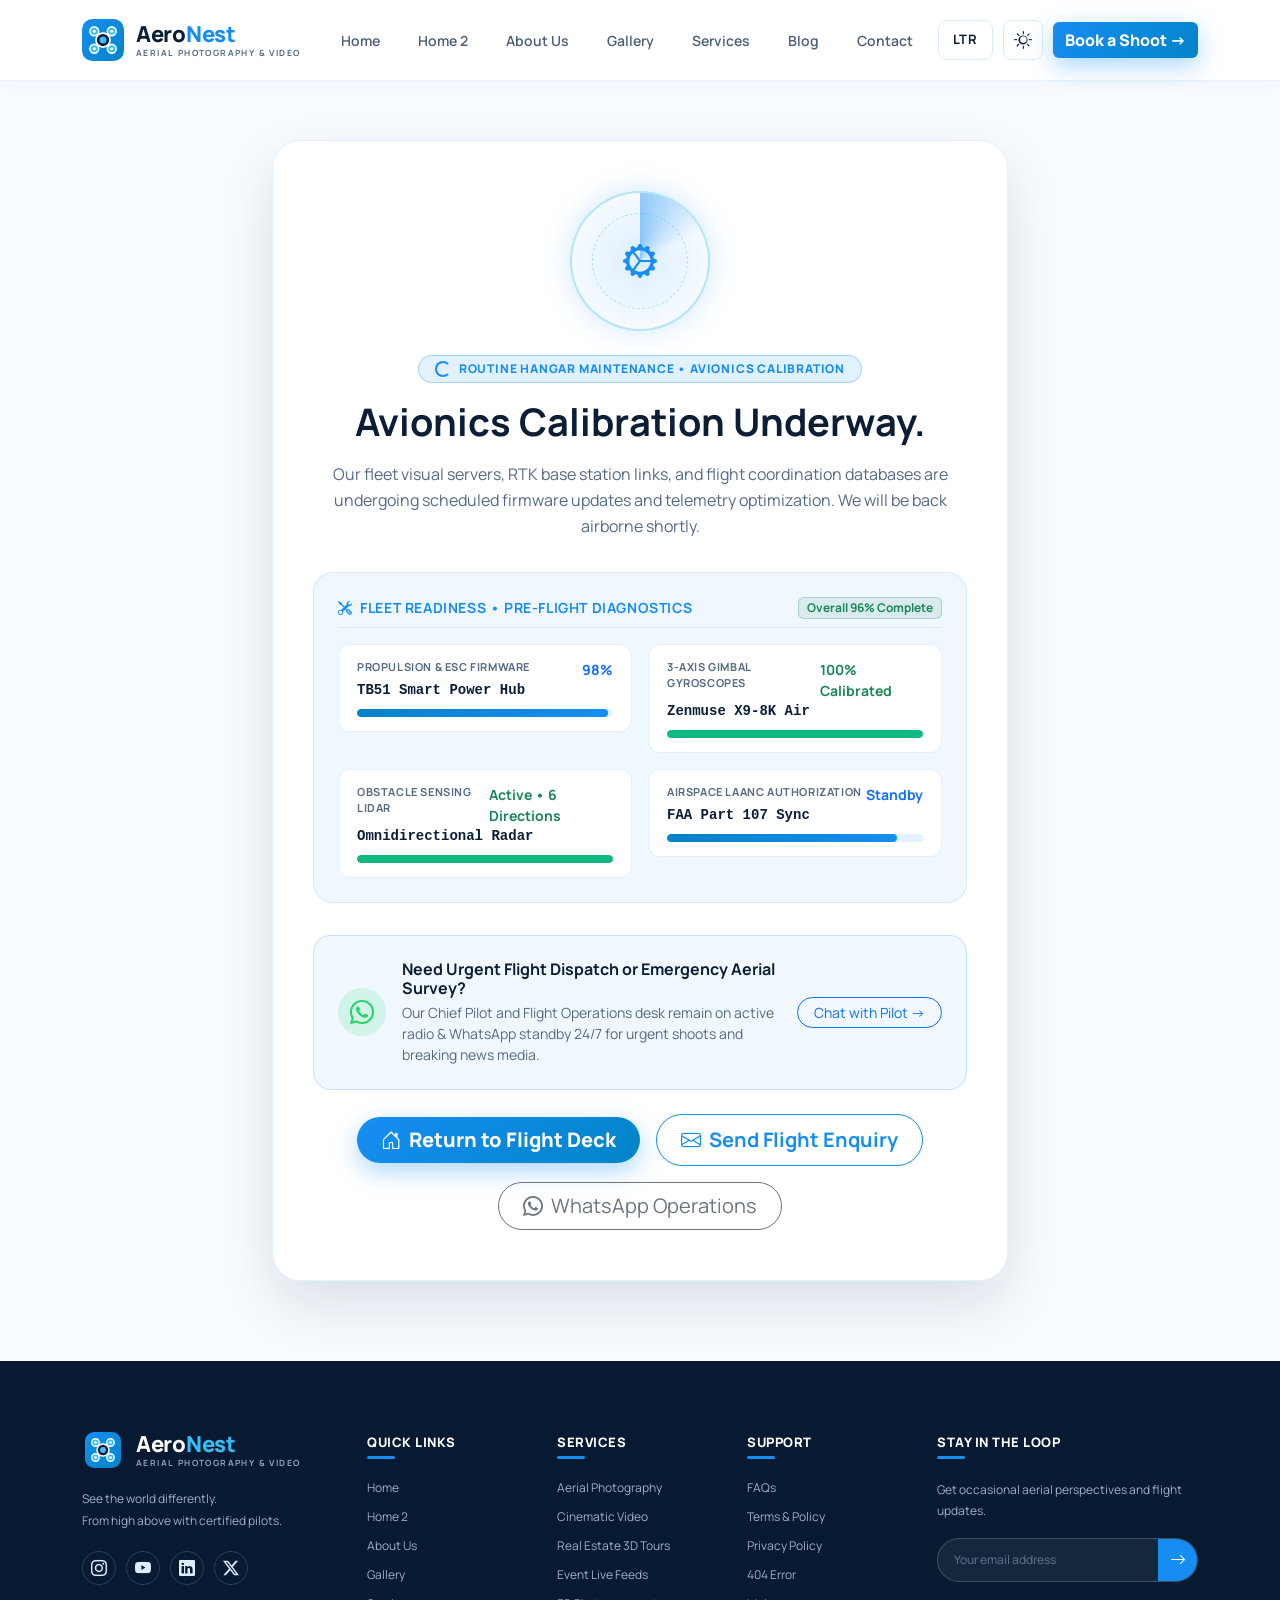
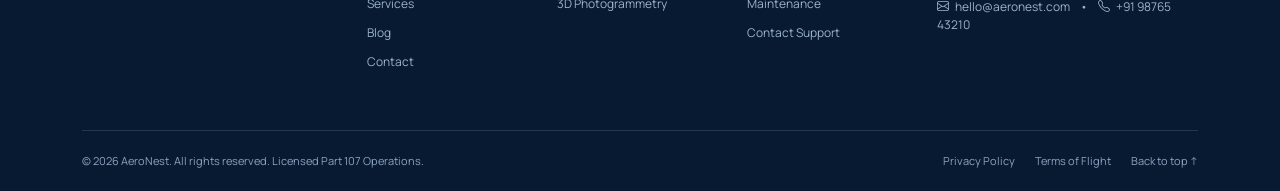
<file: maintenance.html>
<!DOCTYPE html>
<html lang="en" dir="ltr">
<head>
  <meta charset="UTF-8">
  <meta name="viewport" content="width=device-width, initial-scale=1.0">
  <title>Scheduled Avionics Maintenance | AeroNest Aerial Photography</title>
  <meta name="description" content="AeroNest flight systems and drone telemetry servers are undergoing routine hangar maintenance and avionics calibration.">
  <link rel="icon" type="image/svg+xml" href="assets/favicon.svg">
  <link rel="alternate icon" href="assets/favicon.svg">

  <!-- Bootstrap 5 CSS -->
  <link href="https://cdn.jsdelivr.net/npm/bootstrap@5.3.2/dist/css/bootstrap.min.css" rel="stylesheet">
  <!-- Bootstrap Icons -->
  <link rel="stylesheet" href="https://cdn.jsdelivr.net/npm/bootstrap-icons@1.11.3/font/bootstrap-icons.min.css">
  <!-- Google Fonts: Inter -->
  <link rel="preconnect" href="https://fonts.googleapis.com">
  <link rel="preconnect" href="https://fonts.gstatic.com" crossorigin>
  <link href="https://fonts.googleapis.com/css2?family=Inter:wght@300;400;500;600;700;800;900&display=swap" rel="stylesheet">
  <!-- Main Stylesheet -->
  <link rel="stylesheet" href="assets/css/style.css">

  <script>
    (function() {
      try {
        var d = localStorage.getItem('aeronest-dir') || 'ltr';
        document.documentElement.setAttribute('dir', d);
        var t = localStorage.getItem('aeronest-theme');
        if (t === 'dark') {
          document.documentElement.classList.add('dark-mode');
        } else {
          document.documentElement.classList.remove('dark-mode');
        }
      } catch(e){}
    })();
  </script>
</head>
<body id="top">
  <!-- ================= STICKY NAVBAR ================= -->
  <nav class="navbar navbar-expand-xl fixed-top site-nav">
    <div class="container">
      <a class="navbar-brand brand-container" href="index.html" aria-label="AeroNest home">
        <div class="brand-logo-mark">
          <svg width="42" height="42" viewBox="0 0 48 48" fill="none" xmlns="http://www.w3.org/2000/svg">
            <rect width="48" height="48" rx="12" fill="url(#navBrandGrad)"/>
            <path d="M15 15L33 33M33 15L15 33" stroke="white" stroke-width="2.5" stroke-linecap="round"/>
            <circle cx="14" cy="14" r="5" stroke="white" stroke-width="1.8" fill="#38bdf8"/>
            <circle cx="34" cy="14" r="5" stroke="white" stroke-width="1.8" fill="#38bdf8"/>
            <circle cx="14" cy="34" r="5" stroke="white" stroke-width="1.8" fill="#38bdf8"/>
            <circle cx="34" cy="34" r="5" stroke="white" stroke-width="1.8" fill="#38bdf8"/>
            <circle cx="14" cy="14" r="1.8" fill="white"/>
            <circle cx="34" cy="14" r="1.8" fill="white"/>
            <circle cx="14" cy="34" r="1.8" fill="white"/>
            <circle cx="34" cy="34" r="1.8" fill="white"/>
            <circle cx="24" cy="24" r="8" fill="#071a31" stroke="white" stroke-width="2"/>
            <circle cx="24" cy="24" r="4" fill="#38bdf8"/>
            <defs>
              <linearGradient id="navBrandGrad" x1="0" y1="0" x2="48" y2="48" gradientUnits="userSpaceOnUse">
                <stop stop-color="#168df3"/>
                <stop offset="1" stop-color="#0284c7"/>
              </linearGradient>
            </defs>
          </svg>
        </div>
        <div class="brand-text">
          <div class="brand-title"><span class="brand-aero">Aero</span><span class="brand-nest">Nest</span></div>
          <div class="brand-subtitle">AERIAL PHOTOGRAPHY &amp; VIDEO</div>
        </div>
      </a>
      <!-- Mobile Quick Actions: RTL & Color Theme right next to hamburger -->
      <div class="nav-mobile-actions d-xl-none ms-auto me-2">
        <button class="nav-btn-mobile" id="mobileDirectionToggle" aria-label="Switch text direction" title="Switch LTR / RTL">
          <span class="direction-text">LTR</span>
        </button>
        <button class="nav-btn-mobile nav-btn-icon" id="mobileThemeToggle" aria-label="Toggle theme" title="Toggle theme">
          <i class="bi bi-sun mobileThemeIcon"></i>
        </button>
      </div>
      <button class="navbar-toggler nav-toggle" type="button" data-bs-toggle="collapse" data-bs-target="#mainNav" aria-label="Toggle navigation">
        <i class="bi bi-list"></i>
      </button>
      <div class="collapse navbar-collapse" id="mainNav">
        <ul class="navbar-nav mx-auto align-items-xl-center">
          <li class="nav-item"><a class="nav-link" href="index.html">Home</a></li>
          <li class="nav-item"><a class="nav-link" href="home2.html">Home 2</a></li>
          <li class="nav-item"><a class="nav-link" href="about.html">About Us</a></li>
          <li class="nav-item"><a class="nav-link" href="gallery.html">Gallery</a></li>
          <li class="nav-item"><a class="nav-link" href="services.html">Services</a></li>
          <li class="nav-item"><a class="nav-link" href="blog.html">Blog</a></li>
          <li class="nav-item"><a class="nav-link" href="contact.html">Contact</a></li>
        </ul>
        <div class="nav-actions d-flex align-items-center">
          <button class="nav-btn-ltr d-none d-xl-inline-flex" id="directionToggle" aria-label="Switch text direction" title="Switch LTR / RTL">
            <span class="direction-text">LTR</span>
          </button>
          <button class="nav-btn-icon d-none d-xl-inline-flex" id="themeToggle" aria-label="Toggle theme" title="Toggle theme">
            <i class="bi bi-sun theme-icon"></i>
          </button>
          <a href="contact.html" class="btn btn-primary nav-cta">Book a Shoot &rarr;</a>
        </div>
      </div>
    </div>
  </nav>

  <!-- ================= MAIN MAINTENANCE CONTENT ================= -->
  <main class="flight-status-page">
    <div class="container">
      <div class="row justify-content-center">
        <div class="col-lg-9 col-xl-8">
          <div class="flight-status-card">
            
            <!-- Animated Avionics Radar/Gear Icon -->
            <div class="radar-scanner-wrap">
              <div class="radar-scanner-sweep"></div>
              <div class="radar-scanner-ring"></div>
              <i class="bi bi-gear-wide-connected radar-scanner-icon"></i>
            </div>

            <!-- Maintenance Status Badge -->
            <div class="d-inline-flex align-items-center gap-2 px-3 py-1 rounded-pill mb-3" style="background: rgba(22, 141, 243, 0.12); border: 1px solid rgba(22, 141, 243, 0.3); color: var(--sky-blue); font-size: 12px; font-weight: 800; text-transform: uppercase; letter-spacing: 0.8px;">
              <span class="spinner-border spinner-border-sm" role="status" aria-hidden="true"></span>
              ROUTINE HANGAR MAINTENANCE &bull; AVIONICS CALIBRATION
            </div>

            <h1 class="fw-bold mb-3" style="font-size: clamp(26px, 3.5vw, 38px); color: var(--ink);">Avionics Calibration Underway.</h1>
            <p class="text-muted mx-auto mb-4" style="max-width: 620px; font-size: 16px; line-height: 1.65;">
              Our fleet visual servers, RTK base station links, and flight coordination databases are undergoing scheduled firmware updates and telemetry optimization. We will be back airborne shortly.
            </p>

            <!-- Calibration Progress Gauges -->
            <div class="telemetry-hud-card">
              <div class="d-flex align-items-center justify-content-between mb-3 border-bottom pb-2" style="border-color: var(--line) !important;">
                <span class="small fw-bold text-uppercase" style="letter-spacing: 0.6px; color: var(--sky-blue);">
                  <i class="bi bi-tools me-1"></i> Fleet Readiness &bull; Pre-Flight Diagnostics
                </span>
                <span class="badge bg-success bg-opacity-10 text-success border border-success border-opacity-25 px-2 py-1">Overall 96% Complete</span>
              </div>
              <div class="row g-3 text-start">
                <div class="col-sm-6">
                  <div class="telemetry-hud-item">
                    <div class="d-flex justify-content-between">
                      <label>Propulsion &amp; ESC Firmware</label>
                      <span class="small fw-bold text-primary">98%</span>
                    </div>
                    <div class="val">TB51 Smart Power Hub</div>
                    <div class="calibration-bar-wrap">
                      <div class="calibration-bar-fill" style="width: 98%;"></div>
                    </div>
                  </div>
                </div>
                <div class="col-sm-6">
                  <div class="telemetry-hud-item">
                    <div class="d-flex justify-content-between">
                      <label>3-Axis Gimbal Gyroscopes</label>
                      <span class="small fw-bold text-success">100% Calibrated</span>
                    </div>
                    <div class="val">Zenmuse X9-8K Air</div>
                    <div class="calibration-bar-wrap">
                      <div class="calibration-bar-fill" style="width: 100%; background: #10b981;"></div>
                    </div>
                  </div>
                </div>
                <div class="col-sm-6">
                  <div class="telemetry-hud-item">
                    <div class="d-flex justify-content-between">
                      <label>Obstacle Sensing LIDAR</label>
                      <span class="small fw-bold text-success">Active &bull; 6 Directions</span>
                    </div>
                    <div class="val">Omnidirectional Radar</div>
                    <div class="calibration-bar-wrap">
                      <div class="calibration-bar-fill" style="width: 100%; background: #10b981;"></div>
                    </div>
                  </div>
                </div>
                <div class="col-sm-6">
                  <div class="telemetry-hud-item">
                    <div class="d-flex justify-content-between">
                      <label>Airspace LAANC Authorization</label>
                      <span class="small fw-bold text-primary">Standby</span>
                    </div>
                    <div class="val">FAA Part 107 Sync</div>
                    <div class="calibration-bar-wrap">
                      <div class="calibration-bar-fill" style="width: 90%;"></div>
                    </div>
                  </div>
                </div>
              </div>
            </div>

            <!-- Urgent Dispatch Notification -->
            <div class="whatsapp-quick-box text-start mb-4">
              <div class="d-flex align-items-center gap-3">
                <div style="width: 48px; height: 48px; border-radius: 50%; background: rgba(37, 211, 102, 0.15); display: flex; align-items: center; justify-content: center; font-size: 24px; color: #25d366; flex-shrink: 0;">
                  <i class="bi bi-whatsapp"></i>
                </div>
                <div class="flex-grow-1">
                  <h6 class="fw-bold mb-1">Need Urgent Flight Dispatch or Emergency Aerial Survey?</h6>
                  <p class="small text-muted mb-0">Our Chief Pilot and Flight Operations desk remain on active radio &amp; WhatsApp standby 24/7 for urgent shoots and breaking news media.</p>
                </div>
                <div class="d-none d-md-block">
                  <a href="https://wa.me/919876543210" target="_blank" rel="noopener noreferrer" class="btn btn-outline-primary btn-sm rounded-pill px-3 text-nowrap">
                    Chat with Pilot &rarr;
                  </a>
                </div>
              </div>
            </div>

            <!-- Action Buttons -->
            <div class="d-flex flex-wrap align-items-center justify-content-center gap-3">
              <a href="index.html" class="btn btn-primary btn-lg rounded-pill px-4">
                <i class="bi bi-house-door me-2"></i>Return to Flight Deck
              </a>
              <a href="contact.html" class="btn btn-outline-sky btn-lg rounded-pill px-4">
                <i class="bi bi-envelope me-2"></i>Send Flight Enquiry
              </a>
              <a href="https://wa.me/919876543210" target="_blank" rel="noopener noreferrer" class="btn btn-outline-secondary btn-lg rounded-pill px-4">
                <i class="bi bi-whatsapp me-2"></i>WhatsApp Operations
              </a>
            </div>

          </div>
        </div>
      </div>
    </div>
  </main>

  <!-- ================= FOOTER ================= -->
  <footer class="site-footer">
    <div class="container">
      <div class="row g-4 footer-main">
        <div class="col-lg-3 col-md-6">
          <a class="brand-container footer-brand" href="index.html" aria-label="AeroNest home">
            <div class="brand-logo-mark">
              <svg width="36" height="36" viewBox="0 0 48 48" fill="none" xmlns="http://www.w3.org/2000/svg">
                <rect width="48" height="48" rx="12" fill="url(#footerBrandGrad)"/>
                <path d="M15 15L33 33M33 15L15 33" stroke="white" stroke-width="2.5" stroke-linecap="round"/>
                <circle cx="14" cy="14" r="5" stroke="white" stroke-width="1.8" fill="#38bdf8"/>
                <circle cx="34" cy="14" r="5" stroke="white" stroke-width="1.8" fill="#38bdf8"/>
                <circle cx="14" cy="34" r="5" stroke="white" stroke-width="1.8" fill="#38bdf8"/>
                <circle cx="34" cy="34" r="5" stroke="white" stroke-width="1.8" fill="#38bdf8"/>
                <circle cx="14" cy="14" r="1.8" fill="white"/>
                <circle cx="34" cy="14" r="1.8" fill="white"/>
                <circle cx="14" cy="34" r="1.8" fill="white"/>
                <circle cx="34" cy="34" r="1.8" fill="white"/>
                <circle cx="24" cy="24" r="8" fill="#071a31" stroke="white" stroke-width="2"/>
                <circle cx="24" cy="24" r="4" fill="#38bdf8"/>
                <defs>
                  <linearGradient id="footerBrandGrad" x1="0" y1="0" x2="48" y2="48" gradientUnits="userSpaceOnUse">
                    <stop stop-color="#168df3"/>
                    <stop offset="1" stop-color="#0284c7"/>
                  </linearGradient>
                </defs>
              </svg>
            </div>
            <div class="brand-text">
              <div class="brand-title"><span class="brand-aero">Aero</span><span class="brand-nest">Nest</span></div>
              <div class="brand-subtitle">AERIAL PHOTOGRAPHY &amp; VIDEO</div>
            </div>
          </a>
          <p class="footer-tagline">See the world differently.<br>From high above with certified pilots.</p>
          <div class="social-links">
            <a href="#" aria-label="Instagram"><i class="bi bi-instagram"></i></a>
            <a href="#" aria-label="YouTube"><i class="bi bi-youtube"></i></a>
            <a href="#" aria-label="LinkedIn"><i class="bi bi-linkedin"></i></a>
            <a href="#" aria-label="Twitter"><i class="bi bi-twitter-x"></i></a>
          </div>
        </div>
        <div class="col-6 col-lg-2 col-md-3">
          <h4>Quick Links</h4>
          <a href="index.html">Home</a>
          <a href="home2.html">Home 2</a>
          <a href="about.html">About Us</a>
          <a href="gallery.html">Gallery</a>
          <a href="services.html">Services</a>
          <a href="blog.html">Blog</a>
          <a href="contact.html">Contact</a>
        </div>
        <div class="col-6 col-lg-2 col-md-3">
          <h4>Services</h4>
          <a href="services.html">Aerial Photography</a>
          <a href="services.html">Cinematic Video</a>
          <a href="services.html">Real Estate 3D Tours</a>
          <a href="services.html">Event Live Feeds</a>
          <a href="services.html">3D Photogrammetry</a>
        </div>
        <div class="col-6 col-lg-2 col-md-3">
          <h4>Support</h4>
          <a href="contact.html#frequently-asked-questions">FAQs</a>
          <a href="#" data-bs-toggle="modal" data-bs-target="#termsModal">Terms &amp; Policy</a>
          <a href="#" data-bs-toggle="modal" data-bs-target="#privacyModal">Privacy Policy</a>
          <a href="404.html">404 Error</a>
          <a href="maintenance.html">Maintenance</a>
          <a href="contact.html">Contact Support</a>
        </div>
        <div class="col-12 col-lg-3 col-md-6">
          <h4>Stay in the loop</h4>
          <p>Get occasional aerial perspectives and flight updates.</p>
          <form class="newsletter-form" id="newsletterForm">
            <input type="email" required placeholder="Your email address" aria-label="Your email address">
            <button type="submit" aria-label="Subscribe"><i class="bi bi-arrow-right"></i></button>
          </form>
          <small id="newsletterMessage"></small>
          <div class="mt-3" style="font-size: 12px; color: #9cb2cb;">
            <span><i class="bi bi-envelope me-1"></i> hello@aeronest.com</span>
            <span class="mx-2">&bull;</span>
            <span><i class="bi bi-telephone me-1"></i> +91 98765 43210</span>
          </div>
        </div>
      </div>
      <div class="footer-bottom">
        <span>&copy; <span id="year"></span> AeroNest. All rights reserved. Licensed Part 107 Operations.</span>
        <div>
          <a href="#" data-bs-toggle="modal" data-bs-target="#privacyModal">Privacy Policy</a>
          <a href="#" data-bs-toggle="modal" data-bs-target="#termsModal">Terms of Flight</a>
          <a href="#top">Back to top &uarr;</a>
        </div>
      </div>
    </div>
  </footer>

  <!-- ================= MODALS ================= -->
  <!-- Terms & Policy Modal -->
  <div class="modal fade" id="termsModal" tabindex="-1" aria-labelledby="termsModalLabel" aria-hidden="true">
    <div class="modal-dialog modal-dialog-centered modal-dialog-scrollable modal-lg">
      <div class="modal-content" style="background: #ffffff; color: #0f172a; border-radius: 20px; border: 1px solid #e2e8f0; box-shadow: 0 25px 50px -12px rgba(0,0,0,0.25);">
        <div class="modal-header" style="border-bottom: 1px solid #e2e8f0; padding: 20px 24px;">
          <h5 class="modal-title fw-bold" id="termsModalLabel" style="color: #0284c7; display: flex; align-items: center; gap: 8px;">
            <i class="bi bi-file-earmark-ruled"></i> AeroNest Terms of Flight &amp; Operations
          </h5>
          <button type="button" class="btn-close" data-bs-dismiss="modal" aria-label="Close"></button>
        </div>
        <div class="modal-body" style="padding: 24px; font-size: 14.5px; line-height: 1.7; color: #334155;">
          <h6 class="fw-bold text-dark mt-2">1. FAA Part 107 &amp; Airspace Compliance</h6>
          <p>All flight operations are conducted strictly in compliance with applicable civil aviation authorities, including FAA Part 107 and DGCA guidelines. Flights in controlled airspace require prior LAANC digital authorization or airspace waivers.</p>
          <h6 class="fw-bold text-dark mt-3">2. Weather &amp; Safety Grounding</h6>
          <p>The Pilot in Command (PIC) reserves final authority to postpone, reschedule, or cancel any flight if weather conditions (gusts exceeding 25 knots, precipitation, or low visibility) compromise flight safety. In such cases, deposits transfer to the next available flight window without penalty.</p>
          <h6 class="fw-bold text-dark mt-3">3. Copyright &amp; Commercial Usage</h6>
          <p>Clients receive full commercial usage rights for delivered media as specified in the service package. Unedited RAW files and proprietary flight telemetry logs remain the property of AeroNest unless licensed separately.</p>
          <h6 class="fw-bold text-dark mt-3">4. Turnaround &amp; Revisions</h6>
          <p>Standard delivery timelines are 24-48 hours for photography and 3-5 business days for edited cinema reels. Two rounds of color grade/edit adjustments are included in all packages.</p>
        </div>
        <div class="modal-footer" style="border-top: 1px solid #e2e8f0; padding: 16px 24px;">
          <button type="button" class="btn btn-outline-secondary" data-bs-dismiss="modal" style="border-radius: 10px; font-size: 13px; font-weight: 600;">Close</button>
          <a href="contact.html" class="btn btn-brand btn-modal-action">Contact Support &rarr;</a>
        </div>
      </div>
    </div>
  </div>

  <!-- Privacy Policy Modal -->
  <div class="modal fade" id="privacyModal" tabindex="-1" aria-labelledby="privacyModalLabel" aria-hidden="true">
    <div class="modal-dialog modal-dialog-centered modal-dialog-scrollable modal-lg">
      <div class="modal-content" style="background: #ffffff; color: #0f172a; border-radius: 20px; border: 1px solid #e2e8f0; box-shadow: 0 25px 50px -12px rgba(0,0,0,0.25);">
        <div class="modal-header" style="border-bottom: 1px solid #e2e8f0; padding: 20px 24px;">
          <h5 class="modal-title fw-bold" id="privacyModalLabel" style="color: #0284c7; display: flex; align-items: center; gap: 8px;">
            <i class="bi bi-shield-check"></i> AeroNest Privacy &amp; Data Policy
          </h5>
          <button type="button" class="btn-close" data-bs-dismiss="modal" aria-label="Close"></button>
        </div>
        <div class="modal-body" style="padding: 24px; font-size: 14.5px; line-height: 1.7; color: #334155;">
          <h6 class="fw-bold text-dark mt-2">1. Aerial Privacy Guidelines</h6>
          <p>AeroNest operates under strict aerial privacy protocols. We do not deliberately capture, catalog, or publish recognizable imagery of private non-client properties, residents, or restricted industrial installations without explicit written authorization.</p>
          <h6 class="fw-bold text-dark mt-3">2. Information Collection</h6>
          <p>When you request a flight quote or book an aerial shoot, we collect flight coordinates, property addresses, client contact details, and production briefs solely for flight planning and FAA compliance filings.</p>
          <h6 class="fw-bold text-dark mt-3">3. Media Storage &amp; Encryption</h6>
          <p>Deliverables are securely hosted on encrypted cloud vaults for 90 days following project completion. We do not sell or share your contact data with third-party advertisers.</p>
          <h6 class="fw-bold text-dark mt-3">4. Cookies &amp; Newsletter</h6>
          <p>We use lightweight local storage to remember your theme and language preferences. You may unsubscribe from our monthly flight digest at any time with one click.</p>
        </div>
        <div class="modal-footer" style="border-top: 1px solid #e2e8f0; padding: 16px 24px;">
          <button type="button" class="btn btn-outline-secondary" data-bs-dismiss="modal" style="border-radius: 10px; font-size: 13px; font-weight: 600;">Close</button>
          <a href="contact.html" class="btn btn-brand btn-modal-action">Contact Support &rarr;</a>
        </div>
      </div>
    </div>
  </div>

  <!-- Bootstrap 5 JS Bundle -->
  <script src="https://cdn.jsdelivr.net/npm/bootstrap@5.3.2/dist/js/bootstrap.bundle.min.js"></script>
  <!-- Main JS -->
  <script src="assets/js/main.js"></script>
</body>
</html>
</file>
<file: assets/css/style.css>
@import url('https://fonts.googleapis.com/css2?family=Manrope:wght@400;500;600;700;800&display=swap');

/* ========================================================
   THEME B – SKY & HORIZON COLOR SYSTEM
   Airy, clean, minimalist aerial aesthetic with Sky Blue & Navy
   ======================================================== */
:root {
  --sky-blue: #168df3;
  --sky-blue-hover: #0f76d1;
  --primary-grad: linear-gradient(135deg, #168df3 0%, #0284c7 100%);
  --sky-light: #38bdf8;
  --sky-tint: #f0f7ff;
  --sky-soft: #e0f0fe;
  --navy-deep: #071a31;
  --navy-slate: #0b1e36;
  --navy-card: #0f2b48;
  --ink: #0b1e36;
  --muted: #546a85;
  --paper: #f8fbff;
  --card: #ffffff;
  --line: rgba(22, 141, 243, 0.12);
  --shadow: 0 16px 48px rgba(11, 30, 54, 0.08);
  --shadow-lg: 0 24px 60px rgba(11, 30, 54, 0.12);

  /* Navbar */
  --nav-bg: #ffffff;
  --nav-border: rgba(22, 141, 243, 0.1);
  --nav-text: #0b1e36;
  --nav-muted: #4b5e76;
  --btn-border: #dbeafe;
  --btn-bg: #ffffff;
  --btn-text: #0b1e36;
}

body.dark-mode,
html.dark-mode {
  --navy-deep: #050f1d;
  --navy-slate: #071629;
  --navy-card: #0c2038;
  --ink: #f0f7ff;
  --muted: #94a3b8;
  --paper: #071526;
  --card: #0d223c;
  --sky-tint: #091d34;
  --sky-soft: #0c2038;
  --line: rgba(56, 189, 248, 0.16);
  --shadow: 0 18px 55px rgba(0, 0, 0, 0.45);
  --shadow-lg: 0 25px 70px rgba(0, 0, 0, 0.6);

  --nav-bg: #071526;
  --nav-border: rgba(56, 189, 248, 0.12);
  --nav-text: #f0f7ff;
  --nav-muted: #94a3b8;
  --btn-border: #1e3a5f;
  --btn-bg: #0c2038;
  --btn-text: #f0f7ff;
}

* {
  box-sizing: border-box;
}

html {
  scroll-behavior: smooth;
  scroll-padding-top: 88px;
  overflow-x: hidden;
  width: 100%;
  max-width: 100vw;
}

body {
  font-family: 'Manrope', -apple-system, BlinkMacSystemFont, sans-serif;
  color: var(--ink);
  background: var(--paper);
  transition: background 0.3s ease, color 0.3s ease;
  overflow-x: hidden;
  width: 100%;
  max-width: 100vw;
  position: relative;
}

section {
  overflow-x: clip;
  max-width: 100%;
}

/* Prevent Bootstrap row gutters from causing horizontal wobble on mobile */
@media (max-width: 991px) {
  .row.g-5 {
    --bs-gutter-x: 1.5rem;
    --bs-gutter-y: 1.5rem;
  }
}

@media (max-width: 576px) {

  .row.g-5,
  .row.g-4 {
    --bs-gutter-x: 1rem;
    --bs-gutter-y: 1.25rem;
  }

  .container,
  .container-fluid {
    padding-left: 16px;
    padding-right: 16px;
  }
}

a {
  text-decoration: none;
  transition: all 0.2s ease;
}

/* ========================================================
   STICKY NAVBAR & REDESIGNED AERONEST BRAND
   ======================================================== */
.site-nav {
  padding: 14px 0;
  background: var(--nav-bg) !important;
  border-bottom: 1px solid var(--nav-border);
  box-shadow: 0 2px 16px rgba(11, 30, 54, 0.04);
  transition: all 0.3s ease;
  z-index: 1050;
}

.site-nav.scrolled {
  padding: 10px 0;
  box-shadow: 0 8px 30px rgba(7, 26, 49, 0.1);
}

/* Redesigned Brand: Drone-inspired logo + Two-tone typography */
.brand-container {
  display: inline-flex;
  align-items: center;
  gap: 12px;
  text-decoration: none !important;
}

.brand-logo-mark {
  width: 42px;
  height: 42px;
  display: flex;
  align-items: center;
  justify-content: center;
  flex-shrink: 0;
  transition: transform 0.3s cubic-bezier(0.175, 0.885, 0.32, 1.275);
}

.brand-container:hover .brand-logo-mark {
  transform: rotate(15deg) scale(1.08);
}

.brand-text {
  display: flex;
  flex-direction: column;
  line-height: 1.1;
}

.brand-title {
  font-size: 22px;
  font-weight: 800;
  letter-spacing: -0.5px;
  display: flex;
  align-items: baseline;
}

.brand-aero {
  color: var(--nav-text);
  font-weight: 800;
  transition: color 0.3s ease;
}

.brand-nest {
  color: var(--sky-blue);
  font-weight: 800;
  margin-left: 1px;
}

.brand-subtitle {
  font-size: 8.5px;
  font-weight: 700;
  color: var(--muted);
  letter-spacing: 1.4px;
  margin-top: 3px;
  text-transform: uppercase;
}

/* Nav links: Home, Home 2, About Us, Gallery, Services, Blog, Contact */
.navbar-nav {
  gap: 14px;
}

.nav-link {
  color: var(--nav-muted) !important;
  font-size: 14px;
  font-weight: 600;
  padding: 8px 12px !important;
  position: relative;
  transition: color 0.2s ease;
}

.nav-link:hover {
  color: var(--sky-blue) !important;
}

.nav-link.active {
  color: var(--sky-blue) !important;
  font-weight: 700;
}

.nav-link::after {
  content: "";
  position: absolute;
  bottom: -2px;
  left: 50%;
  transform: translateX(-50%);
  width: 0;
  height: 3px;
  background: var(--sky-blue);
  border-radius: 4px;
  transition: width 0.25s ease;
}

.nav-link.active::after {
  width: 26px;
}

.nav-link:hover::after {
  width: 26px;
}

/* Right-side action controls */
.nav-actions {
  display: flex;
  align-items: center;
  gap: 10px;
}

.nav-btn-ltr {
  height: 40px;
  min-width: 54px;
  padding: 0 14px;
  background: var(--btn-bg);
  border: 1px solid var(--btn-border);
  border-radius: 8px;
  color: var(--btn-text);
  font-size: 13px;
  font-weight: 700;
  letter-spacing: 0.8px;
  display: inline-flex;
  align-items: center;
  justify-content: center;
  cursor: pointer;
  transition: all 0.2s ease;
}

.nav-btn-ltr:hover {
  border-color: var(--sky-blue);
  color: var(--sky-blue);
  background: var(--sky-tint);
}

.nav-btn-ltr i {
  display: none;
}

.nav-btn-icon {
  width: 40px;
  height: 40px;
  background: var(--btn-bg);
  border: 1px solid var(--btn-border);
  border-radius: 8px;
  color: var(--btn-text);
  display: inline-flex;
  align-items: center;
  justify-content: center;
  font-size: 18px;
  cursor: pointer;
  transition: all 0.2s ease;
}

.nav-btn-icon:hover {
  border-color: var(--sky-blue);
  color: var(--sky-blue);
  background: var(--sky-tint);
}

.nav-btn-icon i {
  transition: transform 0.25s ease;
}

.nav-btn-icon.pop,
.nav-btn-ltr.pop {
  animation: popEffect 0.35s cubic-bezier(0.175, 0.885, 0.32, 1.275);
}

@keyframes popEffect {
  0% {
    transform: scale(0.65) rotate(-25deg);
    opacity: 0.6;
  }

  60% {
    transform: scale(1.2) rotate(10deg);
    opacity: 1;
  }

  100% {
    transform: scale(1) rotate(0deg);
    opacity: 1;
  }
}

.nav-btn-book {
  height: 42px;
  padding: 0 20px;
  background: linear-gradient(135deg, var(--sky-blue) 0%, #0284c7 100%);
  border: none;
  border-radius: 8px;
  color: #ffffff !important;
  font-size: 13.5px;
  font-weight: 700;
  display: inline-flex;
  align-items: center;
  gap: 8px;
  text-decoration: none !important;
  box-shadow: 0 6px 18px rgba(22, 141, 243, 0.3);
  transition: all 0.2s ease;
  white-space: nowrap;
}

.nav-btn-book:hover {
  background: linear-gradient(135deg, var(--sky-blue-hover) 0%, #0369a1 100%);
  transform: translateY(-1px);
  box-shadow: 0 8px 24px rgba(22, 141, 243, 0.42);
}

.nav-btn-book i {
  font-size: 14px;
  transition: transform 0.2s ease;
}

.nav-btn-book:hover i {
  transform: translateX(3px);
}

.nav-toggle {
  color: var(--nav-text) !important;
  border: 1px solid var(--btn-border) !important;
  background: var(--btn-bg);
  border-radius: 8px;
  font-size: 22px;
  padding: 6px 10px;
}

/* Mobile Quick Actions in top navbar next to hamburger */
.nav-mobile-actions {
  display: flex;
  align-items: center;
  gap: 8px;
}

.nav-btn-mobile {
  height: 38px;
  min-width: 48px;
  padding: 0 10px;
  background: var(--btn-bg);
  border: 1px solid var(--btn-border);
  border-radius: 8px;
  color: var(--btn-text);
  font-size: 12px;
  font-weight: 700;
  letter-spacing: 0.5px;
  display: inline-flex;
  align-items: center;
  justify-content: center;
  cursor: pointer;
  transition: all 0.2s ease;
}

.nav-btn-mobile.nav-btn-icon {
  width: 38px;
  min-width: 38px;
  padding: 0;
  justify-content: center;
  font-size: 16px;
}

.nav-btn-mobile:hover {
  border-color: var(--sky-blue);
  color: var(--sky-blue);
  background: var(--sky-tint);
}

.nav-btn-mobile i {
  display: none;
}

.nav-btn-mobile.nav-btn-icon i {
  display: inline-block;
  font-size: 16px;
}

@media (max-width: 576px) {
  .brand-subtitle {
    display: none !important;
  }

  .brand-title {
    font-size: 19px;
  }

  .brand-logo-mark {
    width: 36px;
    height: 36px;
  }

  .brand-logo-mark svg {
    width: 36px;
    height: 36px;
  }

  .nav-mobile-actions {
    gap: 6px;
  }

  .nav-btn-mobile {
    height: 35px;
    padding: 0 8px;
    font-size: 11px;
    gap: 4px;
  }

  .nav-btn-mobile.nav-btn-icon {
    width: 35px;
    font-size: 15px;
  }

  .nav-toggle {
    padding: 4px 8px;
    font-size: 20px;
  }
}

/* ========================================================
   HERO SECTION WITH CINEMATIC ZOOM ANIMATION
   Uses Drone Over Misty Mountain River.png
   ======================================================== */
.hero-section {
  min-height: 740px;
  height: 100vh;
  max-height: 980px;
  position: relative;
  display: flex;
  align-items: center;
  color: white;
  overflow: hidden;
  background-color: #071a31;
}

/* Background image container with smooth Ken Burns zoom effect */
.hero-bg-animator {
  position: absolute;
  inset: -6%;
  width: 112%;
  height: 112%;
  background: url('../Drone%20Over%20Misty%20Mountain%20River.png') center 36% / cover no-repeat;
  animation: heroCinematicZoom 24s ease-in-out infinite alternate;
  z-index: 1;
  will-change: transform;
}

@keyframes heroCinematicZoom {
  0% {
    transform: scale(1) translate(0, 0);
  }

  50% {
    transform: scale(1.08) translate(-1%, -0.5%);
  }

  100% {
    transform: scale(1) translate(0, 0);
  }
}

/* Gradient overlay allowing warm golden sunrise to radiate through while keeping text 100% readable */
.hero-overlay {
  position: absolute;
  inset: 0;
  background:
    linear-gradient(180deg, rgba(4, 15, 30, 0.65) 0%, rgba(4, 15, 30, 0.15) 24%, transparent 40%),
    linear-gradient(0deg, rgba(7, 26, 49, 0.85) 0%, rgba(7, 26, 49, 0.25) 28%, transparent 50%),
    radial-gradient(ellipse at center 48%, rgba(7, 26, 49, 0.08) 0%, rgba(7, 26, 49, 0.42) 65%, rgba(4, 15, 30, 0.82) 100%);
  z-index: 2;
  pointer-events: none;
}

.hero-content {
  position: relative;
  z-index: 3;
  padding-top: 85px;
  text-align: center;
}

.hero-copy {
  max-width: 820px;
  margin: 0 auto;
  text-align: center;
  animation: heroFadeInUp 1s cubic-bezier(0.16, 1, 0.3, 1) forwards;
}

@keyframes heroFadeInUp {
  0% {
    opacity: 0;
    transform: translateY(32px);
  }

  100% {
    opacity: 1;
    transform: translateY(0);
  }
}

.eyebrow {
  display: inline-flex;
  align-items: center;
  gap: 12px;
  font-size: 14px;
  font-weight: 700;
  margin-bottom: 14px;
  letter-spacing: 0.5px;
  text-transform: uppercase;
}

.eyebrow>span:first-child,
.section-kicker>span {
  display: inline-block;
  width: 30px;
  height: 2px;
  background: var(--sky-light);
}

.hero-copy .eyebrow {
  justify-content: center;
  margin: 0 auto 16px;
}

.hero-copy .eyebrow::after {
  content: "";
  display: inline-block;
  width: 30px;
  height: 2px;
  background: var(--sky-light);
}

.hero-copy h1 {
  font-size: clamp(40px, 5.2vw, 68px);
  line-height: 1.08;
  letter-spacing: -2.5px;
  font-weight: 800;
  margin-bottom: 20px;
  text-align: center;
  text-shadow: 0 4px 24px rgba(0, 0, 0, 0.75), 0 2px 6px rgba(0, 0, 0, 0.85);
}

.hero-copy h1 em {
  font-style: normal;
  color: var(--sky-light);
}

.hero-description {
  max-width: 680px;
  margin: 0 auto 30px;
  color: #f1f5f9;
  font-size: 16.5px;
  line-height: 1.65;
  text-align: center;
  text-shadow: 0 2px 14px rgba(0, 0, 0, 0.8);
}

.hero-buttons {
  display: flex;
  justify-content: center;
  gap: 16px;
  flex-wrap: wrap;
  animation: heroButtonsEntrance 1.2s cubic-bezier(0.16, 1, 0.3, 1) forwards;
}

@keyframes heroButtonsEntrance {
  0% {
    opacity: 0;
    transform: translateY(20px);
  }

  100% {
    opacity: 1;
    transform: translateY(0);
  }
}

.hero-buttons .btn {
  font-size: 14px;
  padding: 13px 24px;
}

.hero-buttons i {
  margin-left: 7px;
}

/* Buttons */
.btn-primary {
  background: linear-gradient(135deg, var(--sky-blue) 0%, #0284c7 100%);
  border: 0;
  box-shadow: 0 8px 24px rgba(22, 141, 243, 0.35);
  font-weight: 800;
  color: #ffffff;
}

.btn-primary:hover {
  background: linear-gradient(135deg, var(--sky-blue-hover) 0%, #0369a1 100%);
  box-shadow: 0 10px 28px rgba(22, 141, 243, 0.45);
  transform: translateY(-2px);
  color: #ffffff;
}

.btn-outline-sky {
  background: transparent;
  border: 1.5px solid var(--sky-blue);
  color: var(--sky-blue);
  font-weight: 700;
  border-radius: 50px;
  padding: 10px 22px;
  transition: all 0.2s ease;
}

.btn-outline-sky:hover {
  background: var(--sky-blue);
  color: #ffffff;
  transform: translateY(-2px);
  box-shadow: 0 6px 20px rgba(22, 141, 243, 0.3);
}

/* Feature strip */
.feature-strip {
  display: grid;
  grid-template-columns: repeat(4, 1fr);
  margin-top: 45px;
  background: rgba(7, 26, 49, 0.82);
  border: 1px solid rgba(56, 189, 248, 0.22);
  border-radius: 20px;
  backdrop-filter: blur(18px);
  box-shadow: 0 16px 45px rgba(0, 15, 33, 0.4);
  padding: 22px 14px;
}

.feature-item {
  display: flex;
  align-items: flex-start;
  gap: 16px;
  padding: 0 20px;
  border-right: 1px solid rgba(255, 255, 255, 0.14);
}

.feature-item:last-child {
  border: 0;
}

.feature-item>i {
  font-size: 32px;
  line-height: 1;
  color: var(--sky-light);
}

.feature-item h3 {
  font-size: 14px;
  font-weight: 800;
  margin: 2px 0 6px;
  color: #ffffff;
}

.feature-item p {
  font-size: 11.5px;
  color: #c5d7ed;
  line-height: 1.6;
  margin: 0;
  max-width: 175px;
}

.scroll-cue {
  position: absolute;
  z-index: 3;
  bottom: 25px;
  left: 50%;
  transform: translateX(-50%);
  display: flex;
  align-items: center;
  flex-direction: column;
  color: white;
  gap: 6px;
}

.scroll-cue span {
  width: 38px;
  height: 38px;
  border: 2px solid rgba(255, 255, 255, 0.8);
  border-radius: 50%;
  display: grid;
  place-items: center;
  font-size: 18px;
}

.scroll-cue small {
  font-size: 11px;
  color: #e2eaf5;
}

.hero-wave {
  position: absolute;
  bottom: -2px;
  left: 0;
  width: 100%;
  height: 24px;
  background: var(--paper);
  clip-path: polygon(0 30%, 12% 5%, 28% 72%, 48% 100%, 66% 48%, 84% 15%, 100% 45%, 100% 100%, 0 100%);
  z-index: 3;
  pointer-events: none;
}

/* ========================================================
   COMMON SECTION STYLES (THEME B SKY & HORIZON)
   ======================================================== */
.section-pad {
  padding: 95px 0;
}

.section-heading {
  margin-bottom: 48px;
}

.section-kicker {
  display: flex;
  align-items: center;
  gap: 10px;
  color: var(--sky-blue);
  font-size: 11px;
  letter-spacing: 1.6px;
  font-weight: 800;
  margin-bottom: 14px;
  text-transform: uppercase;
}

.section-kicker>span {
  width: 24px;
  height: 2px;
  background: var(--sky-blue);
}

.section-title {
  font-size: clamp(30px, 3.8vw, 46px);
  font-weight: 800;
  letter-spacing: -1.6px;
  line-height: 1.15;
  margin-bottom: 18px;
  color: var(--ink);
}

.section-title span {
  color: var(--sky-blue);
}

.section-copy {
  font-size: 14.5px;
  color: var(--muted);
  line-height: 1.8;
  max-width: 620px;
}

.text-link {
  display: inline-flex;
  align-items: center;
  gap: 8px;
  color: var(--sky-blue);
  font-size: 13.5px;
  font-weight: 800;
  margin-top: 14px;
}

.text-link:hover {
  color: var(--sky-blue-hover);
  transform: translateX(4px);
}

/* Inner Page Hero Header */
.page-hero {
  padding: 140px 0 70px;
  background: linear-gradient(180deg, var(--sky-tint) 0%, var(--paper) 100%);
  border-bottom: 1px solid var(--line);
  position: relative;
  overflow: hidden;
}

body.dark-mode .page-hero {
  background: linear-gradient(180deg, #091d34 0%, var(--paper) 100%);
}

.page-hero-title {
  font-size: clamp(34px, 4.5vw, 54px);
  font-weight: 800;
  letter-spacing: -2px;
  margin-bottom: 16px;
  color: var(--ink);
}

.page-hero-title span {
  color: var(--sky-blue);
}

.page-hero-desc {
  font-size: 16px;
  color: var(--muted);
  max-width: 640px;
  line-height: 1.7;
}

/* ========================================================
   ABOUT SECTION & STATS
   ======================================================== */
.about-section {
  background: var(--paper);
}

.about-image {
  height: 420px;
  position: relative;
  border-radius: 22px;
  overflow: hidden;
  box-shadow: var(--shadow);
}

.about-image img {
  width: 100%;
  height: 100%;
  object-fit: cover;
}

.image-note {
  position: absolute;
  bottom: 20px;
  left: 20px;
  background: rgba(7, 26, 49, 0.88);
  color: white;
  padding: 13px 18px;
  border-radius: 12px;
  display: flex;
  align-items: center;
  gap: 12px;
  font-size: 12.5px;
  font-weight: 700;
  backdrop-filter: blur(10px);
  border: 1px solid rgba(56, 189, 248, 0.2);
}

.image-note i {
  color: var(--sky-light);
  font-size: 20px;
}

.stats-row {
  display: flex;
  gap: 48px;
  border-top: 1px solid var(--line);
  margin-top: 36px;
  padding-top: 25px;
}

.stats-row div {
  display: flex;
  flex-direction: column;
}

.stats-row strong {
  font-size: 28px;
  font-weight: 800;
  color: var(--ink);
}

.stats-row strong span {
  color: var(--sky-blue);
}

.stats-row small {
  font-size: 11.5px;
  color: var(--muted);
  margin-top: 3px;
}

/* ========================================================
   SERVICES SECTION & CARDS
   ======================================================== */
.services-section {
  background: var(--sky-tint);
}

body.dark-mode .services-section {
  background: #081b30;
}

.service-card {
  height: 100%;
  background: var(--card);
  padding: 34px 28px;
  border: 1px solid var(--line);
  border-radius: 20px;
  box-shadow: var(--shadow);
  transition: all 0.3s ease;
  display: flex;
  flex-direction: column;
}

.service-card:hover {
  transform: translateY(-8px);
  box-shadow: var(--shadow-lg);
  border-color: var(--sky-blue);
}

.service-icon {
  width: 58px;
  height: 58px;
  border-radius: 16px;
  background: var(--sky-tint);
  color: var(--sky-blue);
  display: grid;
  place-items: center;
  font-size: 26px;
  margin-bottom: 24px;
  transition: all 0.3s ease;
}

.service-card:hover .service-icon {
  background: var(--sky-blue);
  color: #ffffff;
  transform: scale(1.08);
}

.service-card h3 {
  font-size: 18px;
  font-weight: 800;
  margin-bottom: 12px;
  color: var(--ink);
}

.service-card p {
  font-size: 12.5px;
  line-height: 1.8;
  color: var(--muted);
  flex-grow: 1;
}

.service-card a {
  font-size: 12px;
  color: var(--sky-blue);
  font-weight: 800;
  display: inline-flex;
  align-items: center;
  gap: 6px;
  margin-top: 16px;
}

.service-card a:hover {
  color: var(--sky-blue-hover);
  transform: translateX(4px);
}

/* Pricing cards in Services page */
.pricing-card {
  background: var(--card);
  border: 1px solid var(--line);
  border-radius: 22px;
  padding: 38px 30px;
  box-shadow: var(--shadow);
  position: relative;
  transition: all 0.3s ease;
  height: 100%;
  display: flex;
  flex-direction: column;
}

.pricing-card.featured {
  border-color: var(--sky-blue);
  box-shadow: 0 18px 50px rgba(22, 141, 243, 0.16);
  transform: scale(1.03);
}

.pricing-badge {
  position: absolute;
  top: -12px;
  right: 28px;
  background: var(--sky-blue);
  color: #ffffff;
  font-size: 11px;
  font-weight: 800;
  padding: 5px 14px;
  border-radius: 20px;
  text-transform: uppercase;
  letter-spacing: 0.5px;
}

.pricing-price {
  font-size: 38px;
  font-weight: 800;
  color: var(--ink);
  margin: 18px 0;
}

.pricing-price span {
  font-size: 14px;
  color: var(--muted);
  font-weight: 500;
}

.pricing-features {
  list-style: none;
  padding: 0;
  margin: 20px 0 30px;
  flex-grow: 1;
}

.pricing-features li {
  padding: 9px 0;
  font-size: 13px;
  color: var(--muted);
  display: flex;
  align-items: center;
  gap: 10px;
}

.pricing-features li i {
  color: var(--sky-blue);
  font-size: 16px;
}

/* ========================================================
   GALLERY SECTION & TILES
   ======================================================== */
.gallery-section {
  background: var(--paper);
  color: var(--ink);
  transition: background 0.3s ease, color 0.3s ease;
}

.gallery-section .section-title {
  color: var(--ink);
}

.gallery-section .section-kicker {
  color: var(--sky-blue);
}

.gallery-section .section-kicker>span {
  background: var(--sky-blue);
}

html.dark-mode .gallery-section {
  background: var(--paper);
  color: var(--ink);
}

html.dark-mode .gallery-section .section-title {
  color: #ffffff;
}

.gallery-grid {
  display: grid;
  grid-template-columns: 1.35fr 1fr 1fr;
  grid-template-rows: 215px 215px;
  gap: 18px;
}

.gallery-tile {
  position: relative;
  overflow: hidden;
  border-radius: 20px;
  display: block;
  color: white;
  border: 1px solid var(--line);
  box-shadow: var(--shadow);
  transition: all 0.35s cubic-bezier(0.16, 1, 0.3, 1);
}

.gallery-tile:hover {
  transform: translateY(-5px);
  border-color: var(--sky-blue);
  box-shadow: 0 16px 36px rgba(22, 141, 243, 0.22);
}

.gallery-tile img {
  width: 100%;
  height: 100%;
  object-fit: cover;
  transition: transform 0.6s cubic-bezier(0.16, 1, 0.3, 1);
}

.gallery-tile:hover img {
  transform: scale(1.08);
}

.gallery-tile:after {
  content: "";
  position: absolute;
  inset: 0;
  background: linear-gradient(180deg, transparent 40%, rgba(7, 26, 49, 0.75) 100%);
  transition: opacity 0.3s ease;
}

.gallery-tile span {
  position: absolute;
  z-index: 2;
  bottom: 16px;
  left: 18px;
  font-size: 13.5px;
  font-weight: 700;
  color: #ffffff;
  background: rgba(7, 26, 49, 0.82);
  backdrop-filter: blur(8px);
  padding: 6px 16px;
  border-radius: 30px;
  border: 1px solid rgba(255, 255, 255, 0.2);
  transition: all 0.25s ease;
  box-shadow: 0 4px 14px rgba(0, 0, 0, 0.25);
}

.gallery-tile:hover span {
  background: var(--sky-blue);
  border-color: var(--sky-blue);
  color: #ffffff;
  transform: translateY(-2px);
}

.tile-large {
  grid-row: span 2;
}

/* Home 2 Section Dual Buttons (Equal Size, Space & Responsive) */
.home-dual-btns {
  display: flex;
  flex-wrap: wrap;
  align-items: center;
  gap: 16px;
  margin-top: 28px;
}

.home-dual-btns .btn {
  height: 52px;
  min-width: 195px;
  display: inline-flex;
  align-items: center;
  justify-content: center;
  font-size: 14.5px;
  font-weight: 800;
  padding: 0 28px;
  border-radius: 50px;
  transition: all 0.25s cubic-bezier(0.16, 1, 0.3, 1);
  box-sizing: border-box;
  line-height: 1;
}

.home-dual-btns .btn i {
  font-size: 16px;
}

@media (max-width: 576px) {
  .home-dual-btns {
    flex-direction: column;
    width: 100%;
    gap: 12px;
  }

  .home-dual-btns .btn {
    width: 100%;
    min-width: 100%;
  }
}

/* Filter Pills for Gallery Page */
.gallery-filters {
  display: flex;
  flex-wrap: wrap;
  gap: 10px;
  margin-bottom: 36px;
  justify-content: center;
}

.gallery-filter-btn {
  border: 1.5px solid var(--line);
  background: var(--card);
  color: var(--muted);
  border-radius: 30px;
  padding: 8px 18px;
  font-size: 13px;
  font-weight: 700;
  cursor: pointer;
  transition: all 0.2s ease;
}

.gallery-filter-btn:hover,
.gallery-filter-btn.active {
  border-color: var(--sky-blue);
  background: var(--sky-blue);
  color: #ffffff;
}

/* ========================================================
   PROCESS & HOW IT WORKS
   ======================================================== */
.process-section {
  background: var(--paper);
}

.process-card {
  height: 100%;
  background: var(--card);
  border: 1px solid var(--line);
  border-radius: 20px;
  padding: 34px 28px;
  position: relative;
  box-shadow: var(--shadow);
  transition: all 0.3s ease;
}

.process-card:hover {
  transform: translateY(-6px);
  border-color: var(--sky-blue);
}

.process-card>span {
  position: absolute;
  right: 24px;
  top: 20px;
  color: rgba(22, 141, 243, 0.12);
  font-size: 38px;
  font-weight: 800;
}

.process-card>i {
  font-size: 32px;
  color: var(--sky-blue);
}

.process-card h3 {
  font-size: 18px;
  font-weight: 800;
  margin: 22px 0 10px;
  color: var(--ink);
}

.process-card p {
  font-size: 12.5px;
  color: var(--muted);
  line-height: 1.8;
  margin: 0;
}

/* ========================================================
   TESTIMONIALS
   ======================================================== */
.testimonial-section {
  background: var(--sky-tint);
}

body.dark-mode .testimonial-section {
  background: #081b30;
}

.quote-card {
  height: 100%;
  padding: 30px;
  background: var(--card);
  border: 1px solid var(--line);
  border-radius: 20px;
  box-shadow: var(--shadow);
}

.stars {
  color: #f59e0b;
  letter-spacing: 3px;
  font-size: 15px;
}

.quote-card>p {
  font-size: 13.5px;
  line-height: 1.8;
  color: var(--muted);
  margin: 18px 0 25px;
}

.quote-person {
  display: flex;
  align-items: center;
  gap: 14px;
}

.quote-person img {
  width: 48px;
  height: 48px;
  border-radius: 50%;
  object-fit: cover;
  border: 2px solid var(--sky-blue);
  box-shadow: 0 4px 12px rgba(22, 141, 243, 0.2);
  flex-shrink: 0;
}

.quote-person>span {
  width: 48px;
  height: 48px;
  border-radius: 50%;
  background: var(--sky-tint);
  color: var(--sky-blue);
  display: grid;
  place-items: center;
  font-weight: 800;
  font-size: 14px;
  flex-shrink: 0;
}

.quote-person div {
  display: flex;
  flex-direction: column;
}

.quote-person b {
  font-size: 14px;
  color: var(--ink);
  font-weight: 800;
}

.quote-person small {
  font-size: 12px;
  color: var(--muted);
  margin-top: 2px;
}

/* ========================================================
   BLOG CARDS & BLOG DETAIL STYLES
   ======================================================== */
.blog-section {
  background: var(--paper);
}

.blog-card {
  height: 100%;
  background: var(--card);
  border: 1px solid var(--line);
  border-radius: 20px;
  overflow: hidden;
  box-shadow: var(--shadow);
  transition: all 0.3s ease;
  display: flex;
  flex-direction: column;
}

.blog-card:hover {
  transform: translateY(-8px);
  box-shadow: var(--shadow-lg);
  border-color: var(--sky-blue);
}

.blog-thumb {
  position: relative;
  height: 220px;
  overflow: hidden;
}

.blog-thumb img {
  width: 100%;
  height: 100%;
  object-fit: cover;
  transition: transform 0.6s cubic-bezier(0.16, 1, 0.3, 1);
}

.blog-card:hover .blog-thumb img {
  transform: scale(1.08);
}

.blog-tag {
  position: absolute;
  top: 14px;
  right: 14px;
  background: rgba(7, 26, 49, 0.88);
  border: 1px solid rgba(255, 255, 255, 0.22);
  color: #ffffff;
  font-size: 11px;
  font-weight: 700;
  padding: 4px 12px;
  border-radius: 6px;
  text-transform: uppercase;
  letter-spacing: 0.5px;
  backdrop-filter: blur(8px);
}

.blog-body {
  padding: 26px;
  display: flex;
  flex-direction: column;
  flex-grow: 1;
}

.blog-meta {
  font-size: 12px;
  color: var(--muted);
  margin-bottom: 12px;
  display: flex;
  align-items: center;
  gap: 7px;
}

.blog-body h3 {
  font-size: 17px;
  font-weight: 800;
  line-height: 1.4;
  margin-bottom: 12px;
  color: var(--ink);
  transition: color 0.2s ease;
}

.blog-card:hover .blog-body h3 {
  color: var(--sky-blue);
}

.blog-body p {
  font-size: 13px;
  color: var(--muted);
  line-height: 1.75;
  margin-bottom: 20px;
}

.blog-link {
  margin-top: auto;
  font-size: 12.5px;
  font-weight: 800;
  color: var(--sky-blue);
  display: inline-flex;
  align-items: center;
  gap: 6px;
}

.blog-link:hover {
  color: var(--sky-blue-hover);
  transform: translateX(4px);
}

/* Blog Detail Page Styles */
.article-header {
  max-width: 860px;
  margin: 0 auto 40px;
  text-align: center;
}

.article-featured-img {
  width: 100%;
  max-height: 520px;
  object-fit: cover;
  border-radius: 22px;
  box-shadow: var(--shadow-lg);
  margin-bottom: 45px;
}

.article-content {
  max-width: 820px;
  margin: 0 auto;
  font-size: 16.5px;
  line-height: 1.85;
  color: var(--muted);
}

.article-content h2,
.article-content h3 {
  color: var(--ink);
  font-weight: 800;
  margin: 36px 0 16px;
}

.article-content p {
  margin-bottom: 22px;
}

.article-callout {
  background: var(--sky-tint);
  border-left: 4px solid var(--sky-blue);
  border-radius: 0 16px 16px 0;
  padding: 24px 28px;
  margin: 32px 0;
  color: var(--ink);
}

body.dark-mode .article-callout {
  background: #0d223c;
}

.author-box {
  background: var(--card);
  border: 1px solid var(--line);
  border-left: 4px solid var(--sky-blue);
  border-radius: 20px;
  padding: 28px 32px;
  display: flex;
  align-items: center;
  gap: 22px;
  margin: 50px auto 0;
  max-width: 820px;
  box-shadow: var(--shadow);
  transition: all 0.3s ease;
}

.author-box:hover {
  border-color: var(--sky-blue);
  box-shadow: var(--shadow-lg);
}

.author-avatar {
  width: 70px;
  height: 70px;
  border-radius: 50%;
  object-fit: cover;
  border: 2px solid var(--sky-blue);
  padding: 2px;
  background: var(--card);
  flex-shrink: 0;
}

.share-circle-btn {
  width: 40px;
  height: 40px;
  min-width: 40px;
  min-height: 40px;
  border-radius: 50%;
  border: 1.5px solid var(--sky-blue);
  background: rgba(22, 141, 243, 0.08);
  color: var(--sky-blue);
  display: inline-flex;
  align-items: center;
  justify-content: center;
  padding: 0;
  font-size: 16px;
  text-decoration: none;
  transition: all 0.25s cubic-bezier(0.16, 1, 0.3, 1);
  box-shadow: 0 2px 8px rgba(22, 141, 243, 0.12);
  line-height: 1;
}

.share-circle-btn:hover {
  background: var(--sky-blue);
  color: #ffffff;
  transform: translateY(-2px) scale(1.06);
  box-shadow: 0 6px 18px rgba(22, 141, 243, 0.35);
}

.share-circle-btn i {
  line-height: 1;
  display: inline-block;
  margin: 0;
  padding: 0;
}

/* ========================================================
   BLOG ENHANCED COMPONENTS & SECTIONS
   ======================================================== */
/* Blog Hero Background (Sun & Blue Theme matching Services & Home Hero) */
.blog-hero-bg {
  position: absolute;
  inset: -6%;
  width: 112%;
  height: 112%;
  background: url('../blog-hero-sunrise.jpg') center 42% / cover no-repeat;
  animation: heroCinematicZoom 24s ease-in-out infinite alternate;
  z-index: 1;
  will-change: transform;
}

html[dir="rtl"] .blog-hero-bg {
  animation: heroCinematicZoomRTL 24s ease-in-out infinite alternate;
}

.blog-search-wrap {
  position: relative;
  max-width: 580px;
  margin: 0 auto;
}

.blog-search-input {
  width: 100%;
  height: 54px;
  padding: 0 48px 0 50px;
  border-radius: 28px;
  border: 1.5px solid var(--line);
  background: var(--card);
  color: var(--ink);
  font-size: 14.5px;
  font-weight: 500;
  box-shadow: var(--shadow);
  transition: all 0.25s ease;
}

.blog-search-input:focus {
  outline: none;
  border-color: var(--sky-blue);
  box-shadow: 0 8px 24px rgba(22, 141, 243, 0.18);
}

.blog-search-icon {
  position: absolute;
  left: 20px;
  top: 50%;
  transform: translateY(-50%);
  color: var(--muted);
  font-size: 17px;
  pointer-events: none;
}

.blog-search-clear {
  position: absolute;
  right: 18px;
  top: 50%;
  transform: translateY(-50%);
  background: transparent;
  border: 0;
  color: var(--muted);
  font-size: 16px;
  cursor: pointer;
  display: none;
}

.blog-search-clear.show {
  display: block;
}

/* Category Pills Bar */
.blog-cat-nav {
  display: flex;
  flex-wrap: wrap;
  align-items: center;
  justify-content: center;
  gap: 10px;
}

.blog-cat-pill {
  padding: 9px 18px;
  border-radius: 20px;
  border: 1.5px solid var(--line);
  background: var(--card);
  color: var(--ink);
  font-size: 13.5px;
  font-weight: 700;
  cursor: pointer;
  transition: all 0.25s ease;
  display: inline-flex;
  align-items: center;
  gap: 6px;
  text-decoration: none;
}

.blog-cat-pill:hover {
  border-color: var(--sky-blue);
  color: var(--sky-blue);
  transform: translateY(-2px);
}

.blog-cat-pill.active {
  background: var(--sky-blue);
  border-color: var(--sky-blue);
  color: #ffffff;
  box-shadow: 0 4px 14px rgba(22, 141, 243, 0.3);
}

.blog-cat-pill .badge {
  font-size: 11px;
  padding: 2px 7px;
  border-radius: 10px;
  background: rgba(255, 255, 255, 0.2);
  color: inherit;
}

.blog-cat-pill:not(.active) .badge {
  background: var(--paper);
  color: var(--muted);
}

/* Featured Blog Hero Card */
.blog-featured-card {
  background: var(--card);
  border: 1px solid var(--line);
  border-radius: 26px;
  overflow: hidden;
  box-shadow: var(--shadow-lg);
  transition: transform 0.3s ease, border-color 0.3s ease, box-shadow 0.3s ease;
}

.blog-featured-card:hover {
  border-color: var(--sky-blue);
  box-shadow: 0 20px 45px rgba(22, 141, 243, 0.15);
}

.blog-featured-thumb-wrap {
  height: 100%;
  min-height: 380px;
  position: relative;
  overflow: hidden;
  background: #07172c;
}

.blog-featured-thumb-wrap img {
  width: 100%;
  height: 100%;
  object-fit: cover;
  display: block;
  transition: transform 0.6s cubic-bezier(0.16, 1, 0.3, 1);
}

.blog-featured-card:hover .blog-featured-thumb-wrap img {
  transform: scale(1.05);
}

/* Popular Blog Cards */
.blog-popular-card {
  background: var(--card);
  border: 1px solid var(--line);
  border-radius: 18px;
  padding: 16px;
  display: flex;
  align-items: center;
  gap: 16px;
  box-shadow: var(--shadow-sm);
  transition: all 0.25s ease;
  height: 100%;
}

.blog-popular-card:hover {
  transform: translateY(-4px);
  border-color: var(--sky-blue);
  box-shadow: var(--shadow-md);
}

.blog-popular-rank {
  font-size: 24px;
  font-weight: 800;
  font-family: ui-monospace, monospace;
  color: var(--ink);
  opacity: 0.55;
  width: 44px;
  flex-shrink: 0;
  text-align: center;
}

.blog-popular-thumb {
  width: 90px;
  height: 78px;
  border-radius: 12px;
  overflow: hidden;
  flex-shrink: 0;
  background: #07172c;
}

.blog-popular-thumb img {
  width: 100%;
  height: 100%;
  object-fit: cover;
  display: block;
  transition: transform 0.3s ease;
}

.blog-popular-card:hover .blog-popular-thumb img {
  transform: scale(1.08);
}

.blog-popular-body {
  flex-grow: 1;
  min-width: 0;
}

.blog-popular-body h4 {
  font-size: 14.5px;
  font-weight: 800;
  color: var(--ink);
  margin-bottom: 6px;
  line-height: 1.35;
  display: -webkit-box;
  -webkit-line-clamp: 2;
  -webkit-box-orient: vertical;
  overflow: hidden;
}

.blog-popular-meta {
  font-size: 11.5px;
  color: var(--muted);
  display: flex;
  align-items: center;
  gap: 8px;
}

/* Drone Photography Insights Section Cards */
.blog-insight-card {
  background: var(--card);
  border: 1px solid var(--line);
  border-radius: 20px;
  padding: 30px 24px;
  box-shadow: var(--shadow-sm);
  transition: all 0.25s ease;
  height: 100%;
  display: flex;
  flex-direction: column;
}

.blog-insight-card:hover {
  border-color: var(--sky-blue);
  transform: translateY(-5px);
  box-shadow: var(--shadow-md);
}

.blog-insight-icon {
  width: 50px;
  height: 50px;
  border-radius: 14px;
  background: var(--card);
  border: 1.5px solid var(--line);
  color: var(--ink);
  display: flex;
  align-items: center;
  justify-content: center;
  font-size: 22px;
  margin-bottom: 20px;
}

.blog-insight-title {
  font-size: 17.5px;
  font-weight: 800;
  color: var(--ink);
  margin-bottom: 10px;
}

.blog-insight-desc {
  font-size: 13.5px;
  color: var(--muted);
  line-height: 1.65;
  margin-bottom: 18px;
  flex-grow: 1;
}

/* Dedicated Newsletter Box */
.blog-newsletter-card {
  background: linear-gradient(135deg, #07172c 0%, #0c2647 100%);
  border: 1px solid rgba(56, 189, 248, 0.28);
  border-radius: 28px;
  padding: 50px 36px;
  color: #ffffff;
  box-shadow: 0 20px 50px rgba(0, 0, 0, 0.5);
  position: relative;
  overflow: hidden;
}

.blog-newsletter-card::before {
  content: '';
  position: absolute;
  top: -50%;
  right: -30%;
  width: 400px;
  height: 400px;
  background: radial-gradient(circle, rgba(22, 141, 243, 0.25) 0%, transparent 70%);
  pointer-events: none;
}

/* RTL Adjustments */
html[dir="rtl"] .blog-search-icon {
  left: auto;
  right: 20px;
}

html[dir="rtl"] .blog-search-clear {
  right: auto;
  left: 18px;
}

html[dir="rtl"] .blog-search-input {
  padding: 0 52px 0 48px;
}


/* ========================================================
   HOME 2 PAGE STYLES (Directly inspired by Theme B - Sky & Horizon)
   ======================================================== */
.home2-hero {
  min-height: 680px;
  padding: 130px 0 80px;
  background: linear-gradient(180deg, var(--sky-tint) 0%, var(--paper) 100%);
  position: relative;
  overflow: hidden;
}

body.dark-mode .home2-hero {
  background: linear-gradient(180deg, #071a31 0%, var(--paper) 100%);
}

.home2-hero-img-wrap {
  position: relative;
}

.home2-hero-img-wrap img {
  border-radius: 24px;
  box-shadow: var(--shadow-lg);
  width: 100%;
}

.home2-float-badge {
  position: absolute;
  bottom: -22px;
  left: 20px;
  background: var(--card);
  border: 1px solid var(--line);
  border-radius: 16px;
  padding: 14px 22px;
  display: flex;
  align-items: center;
  gap: 14px;
  box-shadow: var(--shadow-lg);
}

.home2-float-badge i {
  color: var(--sky-blue);
  font-size: 28px;
}

.home2-project-card {
  background: var(--card);
  border: 1px solid var(--line);
  border-radius: 18px;
  overflow: hidden;
  box-shadow: var(--shadow);
  transition: all 0.3s ease;
}

.home2-project-card:hover {
  transform: translateY(-6px);
  box-shadow: var(--shadow-lg);
}

.home2-project-thumb {
  height: 200px;
  overflow: hidden;
}

.home2-project-thumb img {
  width: 100%;
  height: 100%;
  object-fit: cover;
  transition: transform 0.5s ease;
}

.home2-project-card:hover .home2-project-thumb img {
  transform: scale(1.06);
}

.home2-project-body {
  padding: 20px;
}

.home2-project-body h4 {
  font-size: 16px;
  font-weight: 800;
  color: var(--ink);
  margin-bottom: 6px;
}

.home2-project-body small {
  font-size: 11px;
  color: var(--sky-blue);
  font-weight: 700;
  text-transform: uppercase;
  letter-spacing: 0.5px;
}

/* ========================================================
   CTA PANEL & BOOKING FORM
   ======================================================== */
.cta-section {
  padding: 0 0 40px;
  background: var(--sky-tint);
}

body.dark-mode .cta-section {
  background: #081b30;
}

.cta-panel {
  border-radius: 24px;
  padding: 50px 55px;
  background: linear-gradient(110deg, rgba(7, 26, 49, 0.94) 0%, rgba(22, 141, 243, 0.88) 100%),
    url('https://images.unsplash.com/photo-1517411032315-54ef2cb783bb?auto=format&fit=crop&w=1800&q=85') center/cover;
  display: flex;
  align-items: center;
  justify-content: space-between;
  gap: 30px;
  color: white;
  overflow: hidden;
  box-shadow: var(--shadow-lg);
}

.cta-panel h2 {
  font-size: clamp(28px, 3.8vw, 42px);
  font-weight: 800;
  letter-spacing: -1.5px;
  margin: 0 0 10px;
}

.cta-panel h2 span {
  color: var(--sky-light);
}

.cta-panel p {
  font-size: 14px;
  color: #e2eaf5;
  margin: 0;
  max-width: 500px;
}

.cta-panel .btn {
  font-size: 13.5px;
  font-weight: 800;
  padding: 14px 26px;
  white-space: nowrap;
}

.booking-section {
  background: var(--paper);
}

.contact-detail {
  display: flex;
  gap: 14px;
  align-items: center;
  color: var(--muted);
  font-size: 13.5px;
  margin-top: 18px;
}

.contact-detail i {
  color: var(--sky-blue);
  font-size: 20px;
}

.booking-form {
  padding: 36px;
  background: var(--card);
  border: 1px solid var(--line);
  border-radius: 22px;
  box-shadow: var(--shadow);
}

.booking-form label {
  font-size: 11.5px;
  font-weight: 800;
  margin-bottom: 8px;
  color: var(--ink);
}

.form-control,
.form-select {
  border: 1px solid var(--line);
  border-radius: 10px;
  padding: 12px 14px;
  font-size: 12.5px;
  background-color: var(--paper);
  color: var(--ink);
  transition: all 0.2s ease;
}

/* Light mode high-contrast placeholders */
.form-control::placeholder,
.form-select::placeholder,
textarea.form-control::placeholder,
input.form-control::placeholder,
.contact-form-card .form-control::placeholder,
.booking-form .form-control::placeholder,
.newsletter-form input::placeholder {
  color: #64748b !important;
  opacity: 0.9 !important;
  font-weight: 500;
}
.form-control::-webkit-input-placeholder,
textarea.form-control::-webkit-input-placeholder,
input.form-control::-webkit-input-placeholder,
.contact-form-card .form-control::-webkit-input-placeholder,
.booking-form .form-control::-webkit-input-placeholder,
.newsletter-form input::-webkit-input-placeholder {
  color: #64748b !important;
  opacity: 0.9 !important;
  font-weight: 500;
}
.form-control::-moz-placeholder,
textarea.form-control::-moz-placeholder,
input.form-control::-moz-placeholder {
  color: #64748b !important;
  opacity: 0.9 !important;
  font-weight: 500;
}
.form-control:-ms-input-placeholder,
textarea.form-control:-ms-input-placeholder,
input.form-control:-ms-input-placeholder {
  color: #64748b !important;
  opacity: 0.9 !important;
  font-weight: 500;
}

.form-control:focus,
.form-select:focus {
  border-color: var(--sky-blue);
  box-shadow: 0 0 0 0.2rem rgba(22, 141, 243, 0.18);
  background-color: var(--card);
  color: var(--ink);
}

.booking-form .btn {
  font-size: 13px;
  padding: 12px 24px;
}

.booking-form small {
  font-size: 11px;
  color: var(--muted);
}

/* ========================================================
   GLOBAL FOOTER
   ======================================================== */
.site-footer {
  background: var(--navy-deep);
  color: #d5e4f5;
  padding: 68px 0 0;
}

.footer-brand .brand-aero {
  color: #ffffff !important;
}

.footer-brand .brand-nest {
  color: var(--sky-light) !important;
}

.footer-brand .brand-subtitle {
  color: #8ea3bf;
}

.footer-tagline {
  font-size: 12px;
  color: #8ea3bf;
  margin: 14px 0 20px 0;
  line-height: 1.7;
}

.social-links {
  display: flex;
  gap: 10px;
}

.social-links a {
  width: 34px;
  height: 34px;
  border: 1px solid rgba(255, 255, 255, 0.16);
  border-radius: 50%;
  display: grid;
  place-items: center;
  color: #dceeff;
  transition: all 0.2s ease;
}

.social-links a:hover {
  background: var(--sky-blue);
  border-color: var(--sky-blue);
  color: white;
  transform: translateY(-2px);
}

.footer-main h4 {
  font-size: 13px;
  color: white;
  font-weight: 800;
  margin: 6px 0 20px;
  letter-spacing: 0.5px;
  text-transform: uppercase;
  position: relative;
  display: inline-block;
  padding-bottom: 8px;
}

.footer-main h4::after {
  content: '';
  position: absolute;
  bottom: 0;
  left: 0;
  width: 28px;
  height: 2.5px;
  background: var(--sky-blue);
  border-radius: 2px;
}

html[dir="rtl"] .footer-main h4::after {
  left: auto;
  right: 0;
}

.footer-main>div>a:not(.brand-container) {
  display: block;
  color: #9cb2cb;
  font-size: 12px;
  margin: 0 0 11px;
  transition: all 0.2s ease;
}

.footer-main>div>a:not(.brand-container):hover {
  color: var(--sky-light);
  transform: translateX(3px);
}

.footer-main p {
  font-size: 12px;
  color: #9cb2cb;
  line-height: 1.8;
}

.footer-main p i {
  color: var(--sky-light);
  margin-right: 8px;
}

.newsletter-form {
  display: flex;
  border: 1px solid rgba(255, 255, 255, 0.18);
  border-radius: 30px;
  overflow: hidden;
  background: rgba(255, 255, 255, 0.06);
}

.newsletter-form input {
  width: 100%;
  min-width: 0;
  border: 0;
  outline: 0;
  background: transparent;
  color: white;
  padding: 12px 16px;
  font-size: 12px;
}

.newsletter-form button {
  border: 0;
  background: var(--sky-blue);
  color: white;
  width: 44px;
  transition: background 0.2s ease;
}

.newsletter-form button:hover {
  background: var(--sky-blue-hover);
}

.footer-bottom {
  border-top: 1px solid rgba(255, 255, 255, 0.12);
  margin-top: 48px;
  padding: 22px 0;
  display: flex;
  justify-content: space-between;
  gap: 15px;
  font-size: 11px;
  color: #8ea3bf;
}

.footer-bottom div {
  display: flex;
  gap: 20px;
}

.footer-bottom a {
  color: #8ea3bf;
}

.footer-bottom a:hover {
  color: var(--sky-light);
}

/* Demo Modal */
.demo-modal {
  position: fixed;
  inset: 0;
  background: rgba(5, 15, 29, 0.88);
  z-index: 2000;
  display: none;
  place-items: center;
  padding: 20px;
}

.demo-modal.show {
  display: grid;
}

.demo-dialog {
  width: min(720px, 100%);
  position: relative;
}

.demo-close {
  position: absolute;
  right: 12px;
  top: 12px;
  z-index: 20;
  border: 0;
  background: rgba(2, 7, 19, 0.7);
  backdrop-filter: blur(6px);
  border: 1px solid rgba(255, 255, 255, 0.2);
  color: white;
  width: 38px;
  height: 38px;
  border-radius: 50%;
  display: flex;
  align-items: center;
  justify-content: center;
  cursor: pointer;
  transition: background 0.2s ease, transform 0.2s ease;
}

.demo-close:hover {
  background: rgba(22, 141, 243, 0.8);
  transform: scale(1.08);
}

.demo-visual {
  aspect-ratio: 16/9;
  border-radius: 22px;
  background: linear-gradient(rgba(7, 26, 49, 0.7), rgba(7, 26, 49, 0.9)),
    url('https://images.unsplash.com/photo-1511497584788-87676104235f?auto=format&fit=crop&w=1200&q=85') center/cover;
  display: flex;
  align-items: center;
  justify-content: center;
  flex-direction: column;
  color: white;
}

.demo-visual>i {
  font-size: 72px;
  color: var(--sky-light);
}

.demo-visual p {
  font-size: 21px;
  font-weight: 800;
  margin: 12px 0 3px;
}

.demo-visual small {
  color: #c4d9ee;
}

/* ========================================================
   CINEMATIC MOUNTAIN DRONE FLIGHT SIMULATION MODAL
   ======================================================== */
.demo-reel-player {
  width: min(880px, 94vw);
  position: relative;
  border-radius: 20px;
  overflow: hidden;
  background: #020713;
  border: 1px solid rgba(56, 189, 248, 0.35);
  box-shadow: 0 25px 60px rgba(0, 0, 0, 0.85), 0 0 35px rgba(22, 141, 243, 0.25);
  transition: width 0.35s cubic-bezier(0.16, 1, 0.3, 1);
}

.demo-reel-player.is-expanded {
  width: min(1160px, 96vw);
}

.demo-player-viewport {
  position: relative;
  width: 100%;
  aspect-ratio: 16 / 9;
  overflow: hidden;
  background: #020713;
  user-select: none;
}

/* Flight Canvas & Layers */
.drone-flight-canvas {
  position: absolute;
  inset: 0;
  overflow: hidden;
}

.drone-flight-bg {
  position: absolute;
  inset: -14%;
  background-image: url('https://images.unsplash.com/photo-1483728642387-6c3bdd6c93e5?auto=format&fit=crop&w=1920&q=85');
  background-size: cover;
  background-position: center 46%;
  transform-origin: center center;
  will-change: transform;
  animation: mountainDroneFlightAnim 30s ease-in-out infinite alternate;
  animation-play-state: paused;
  transition: filter 0.4s ease, opacity 0.4s ease;
}

.drone-flight-bg.is-alpine {
  background-image: url('https://images.unsplash.com/photo-1520690214124-2405c5217036?auto=format&fit=crop&w=1920&q=85');
}

.drone-flight-bg.is-playing {
  animation-play-state: running;
}

@keyframes mountainDroneFlightAnim {
  0% {
    transform: scale(1.02) translate(0%, 0%) rotate(0deg);
  }

  20% {
    transform: scale(1.14) translate(-2.4%, -1.6%) rotate(0.4deg);
  }

  48% {
    transform: scale(1.24) translate(1.6%, -2.8%) rotate(-0.5deg);
  }

  72% {
    transform: scale(1.18) translate(3.0%, -1.2%) rotate(0.3deg);
  }

  100% {
    transform: scale(1.28) translate(-1.5%, -3.8%) rotate(-0.3deg);
  }
}

.drone-flight-mist {
  position: absolute;
  inset: 0;
  background: radial-gradient(ellipse at 50% 18%, rgba(255, 255, 255, 0.12) 0%, transparent 60%),
    linear-gradient(180deg, rgba(7, 26, 49, 0.1) 0%, transparent 45%, rgba(2, 7, 19, 0.5) 100%);
  pointer-events: none;
}

.drone-flight-vignette {
  position: absolute;
  inset: 0;
  box-shadow: inset 0 0 90px rgba(1, 4, 10, 0.82);
  pointer-events: none;
}

/* Center Play/Pause Badge */
.reel-center-play {
  position: absolute;
  top: 50%;
  left: 50%;
  transform: translate(-50%, -50%) scale(1);
  width: 72px;
  height: 72px;
  border-radius: 50%;
  border: 2px solid rgba(255, 255, 255, 0.5);
  background: rgba(22, 141, 243, 0.88);
  backdrop-filter: blur(8px);
  color: #ffffff;
  font-size: 32px;
  display: flex;
  align-items: center;
  justify-content: center;
  cursor: pointer;
  z-index: 8;
  box-shadow: 0 0 30px rgba(22, 141, 243, 0.65);
  transition: opacity 0.3s ease, transform 0.25s ease, background 0.2s ease;
}

.reel-center-play:hover {
  background: #168df3;
  transform: translate(-50%, -50%) scale(1.08);
}

.reel-center-play.is-hidden {
  opacity: 0;
  pointer-events: none;
  transform: translate(-50%, -50%) scale(0.85);
}

/* Drone Flight HUD Overlay */
.drone-hud-overlay {
  position: absolute;
  inset: 0;
  pointer-events: none;
  display: flex;
  flex-direction: column;
  justify-content: space-between;
  padding: 16px 20px 65px;
  z-index: 5;
  color: #e2e8f0;
}

.drone-hud-top {
  display: flex;
  align-items: center;
  justify-content: space-between;
  gap: 12px;
}

.drone-hud-badge {
  display: inline-flex;
  align-items: center;
  gap: 8px;
  background: rgba(3, 11, 22, 0.72);
  backdrop-filter: blur(6px);
  border: 1px solid rgba(255, 255, 255, 0.15);
  padding: 4px 10px;
  border-radius: 6px;
  font-size: 11px;
  letter-spacing: 0.5px;
}

.rec-dot {
  width: 9px;
  height: 9px;
  border-radius: 50%;
  background: #ef4444;
  box-shadow: 0 0 8px #ef4444;
  animation: recDotBlink 1.2s infinite;
}

@keyframes recDotBlink {

  0%,
  100% {
    opacity: 1;
  }

  50% {
    opacity: 0.18;
  }
}

.hud-mono {
  font-family: ui-monospace, SFMono-Regular, Menlo, Monaco, Consolas, monospace;
  font-weight: 700;
  color: #f8fafc;
}

.drone-hud-specs {
  display: flex;
  align-items: center;
  gap: 6px;
}

.hud-spec-pill {
  background: rgba(3, 11, 22, 0.62);
  backdrop-filter: blur(6px);
  border: 1px solid rgba(255, 255, 255, 0.12);
  padding: 3px 8px;
  border-radius: 4px;
  font-size: 11px;
  font-family: ui-monospace, monospace;
  color: #94a3b8;
}

.drone-hud-status {
  display: inline-flex;
  align-items: center;
  gap: 12px;
  background: rgba(3, 11, 22, 0.72);
  backdrop-filter: blur(6px);
  border: 1px solid rgba(255, 255, 255, 0.15);
  padding: 4px 10px;
  border-radius: 6px;
  font-size: 11px;
  font-family: ui-monospace, monospace;
}

/* Center Crosshair & Viewfinder */
.drone-hud-center {
  position: absolute;
  top: 48%;
  left: 50%;
  transform: translate(-50%, -50%);
  width: min(340px, 60vw);
  height: min(200px, 40vw);
  display: flex;
  align-items: center;
  justify-content: center;
  pointer-events: none;
}

.drone-crosshair {
  position: relative;
  width: 54px;
  height: 54px;
  display: flex;
  align-items: center;
  justify-content: center;
}

.ch-line-h {
  position: absolute;
  width: 50px;
  height: 1px;
  background: rgba(255, 255, 255, 0.35);
}

.ch-line-v {
  position: absolute;
  height: 50px;
  width: 1px;
  background: rgba(255, 255, 255, 0.35);
}

.ch-reticle {
  position: absolute;
  width: 22px;
  height: 22px;
  border: 1px solid rgba(56, 189, 248, 0.6);
  border-radius: 50%;
}

.ch-pitch-scale {
  position: absolute;
  right: -32px;
  display: flex;
  flex-direction: column;
  align-items: center;
  gap: 6px;
  font-size: 9px;
  font-family: ui-monospace, monospace;
  color: rgba(255, 255, 255, 0.5);
  line-height: 1;
}

.viewfinder-brackets {
  position: absolute;
  inset: 0;
  pointer-events: none;
}

.vf-corner {
  position: absolute;
  width: 16px;
  height: 16px;
  border: 1.5px solid rgba(255, 255, 255, 0.3);
}

.vf-tl {
  top: 0;
  left: 0;
  border-right: 0;
  border-bottom: 0;
}

.vf-tr {
  top: 0;
  right: 0;
  border-left: 0;
  border-bottom: 0;
}

.vf-bl {
  bottom: 0;
  left: 0;
  border-right: 0;
  border-top: 0;
}

.vf-br {
  bottom: 0;
  right: 0;
  border-left: 0;
  border-top: 0;
}

/* Bottom Telemetry Footer */
.drone-hud-bottom {
  display: flex;
  align-items: center;
  gap: 16px;
  background: rgba(3, 11, 22, 0.75);
  backdrop-filter: blur(6px);
  border: 1px solid rgba(255, 255, 255, 0.12);
  border-radius: 8px;
  padding: 6px 14px;
  width: fit-content;
}

.telemetry-item {
  display: flex;
  flex-direction: column;
  line-height: 1.15;
}

.telemetry-item small {
  font-size: 8.5px;
  text-transform: uppercase;
  color: #94a3b8;
  letter-spacing: 0.5px;
}

.telemetry-item strong {
  font-size: 12px;
  color: #38bdf8;
  font-family: ui-monospace, monospace;
  font-weight: 700;
}

/* Video Controls Bar */
.reel-controls-bar {
  position: absolute;
  bottom: 0;
  left: 0;
  right: 0;
  z-index: 10;
  background: linear-gradient(180deg, transparent 0%, rgba(2, 7, 19, 0.8) 25%, rgba(2, 7, 19, 0.98) 100%);
  padding: 4px 16px 12px;
}

.reel-progress-container {
  width: 100%;
  padding: 8px 0;
  cursor: pointer;
}

.reel-progress-track {
  position: relative;
  width: 100%;
  height: 4px;
  border-radius: 2px;
  background: rgba(255, 255, 255, 0.2);
  transition: height 0.2s ease;
}

.reel-progress-container:hover .reel-progress-track {
  height: 6px;
}

.reel-progress-fill {
  position: absolute;
  top: 0;
  left: 0;
  height: 100%;
  width: 0%;
  border-radius: 2px;
  background: linear-gradient(90deg, #168df3, #38bdf8);
  box-shadow: 0 0 10px rgba(56, 189, 248, 0.5);
  transition: width 0.1s linear;
}

.reel-progress-handle {
  position: absolute;
  top: 50%;
  left: 0%;
  transform: translate(-50%, -50%) scale(0);
  width: 12px;
  height: 12px;
  border-radius: 50%;
  background: #ffffff;
  box-shadow: 0 0 8px #38bdf8;
  transition: transform 0.2s ease;
}

.reel-progress-container:hover .reel-progress-handle {
  transform: translate(-50%, -50%) scale(1);
}

.reel-controls-row {
  display: flex;
  align-items: center;
  justify-content: space-between;
  gap: 12px;
  padding-top: 4px;
}

.reel-controls-left,
.reel-controls-right {
  display: flex;
  align-items: center;
  gap: 10px;
}

.reel-ctrl-btn {
  background: transparent;
  border: 0;
  color: #f1f5f9;
  font-size: 18px;
  padding: 4px 8px;
  border-radius: 6px;
  cursor: pointer;
  display: inline-flex;
  align-items: center;
  justify-content: center;
  transition: color 0.2s ease, transform 0.15s ease, background 0.2s ease;
}

.reel-ctrl-btn:hover {
  color: #38bdf8;
  background: rgba(255, 255, 255, 0.08);
  transform: scale(1.05);
}

.reel-time-display {
  font-family: ui-monospace, monospace;
  font-size: 12px;
  color: #cbd5e1;
  display: inline-flex;
  align-items: center;
  gap: 4px;
}

.time-sep {
  color: #64748b;
}

.reel-badge {
  font-size: 10px;
  font-weight: 700;
  letter-spacing: 0.5px;
  padding: 3px 8px;
  border-radius: 4px;
  background: rgba(22, 141, 243, 0.18);
  border: 1px solid rgba(56, 189, 248, 0.3);
  color: #7dd3fc;
}

.reel-scene-switchers {
  display: flex;
  align-items: center;
  gap: 6px;
}

.reel-scene-btn {
  background: rgba(255, 255, 255, 0.08);
  border: 1px solid rgba(255, 255, 255, 0.15);
  color: #94a3b8;
  font-size: 11px;
  padding: 3px 9px;
  border-radius: 4px;
  cursor: pointer;
  transition: all 0.2s ease;
  display: inline-flex;
  align-items: center;
  gap: 4px;
}

.reel-scene-btn:hover,
.reel-scene-btn.active {
  background: rgba(22, 141, 243, 0.3);
  border-color: #38bdf8;
  color: #ffffff;
}

@media (max-width: 576px) {
  .drone-hud-overlay {
    padding: 10px 12px 55px;
  }

  .telemetry-item strong {
    font-size: 10px;
  }

  .reel-badge {
    display: none !important;
  }

  .reel-center-play {
    width: 54px;
    height: 54px;
    font-size: 24px;
  }
}

/* ========================================================
   DARK MODE ADJUSTMENTS
   ======================================================== */
html.dark-mode .gallery-section,
body.dark-mode .gallery-section {
  background: #071526;
  color: #f0f7ff;
}

html.dark-mode .gallery-section .section-title,
body.dark-mode .gallery-section .section-title {
  color: #f0f7ff;
}

body.dark-mode .booking-form,
html.dark-mode .booking-form {
  background: #0c2038;
}

body.dark-mode .form-control,
html.dark-mode .form-control,
body.dark-mode .form-select,
html.dark-mode .form-select,
body.dark-mode .contact-form-card .form-control,
html.dark-mode .contact-form-card .form-control,
body.dark-mode .contact-form-card .form-select,
html.dark-mode .contact-form-card .form-select,
body.dark-mode .booking-form .form-control,
html.dark-mode .booking-form .form-control,
body.dark-mode .booking-form .form-select,
html.dark-mode .booking-form .form-select {
  background-color: #071629 !important;
  color: #edf5ff !important;
  border-color: rgba(56, 189, 248, 0.22) !important;
}

body.dark-mode .form-control:focus,
html.dark-mode .form-control:focus,
body.dark-mode .form-select:focus,
html.dark-mode .form-select:focus,
body.dark-mode .contact-form-card .form-control:focus,
html.dark-mode .contact-form-card .form-control:focus,
body.dark-mode .contact-form-card .form-select:focus,
html.dark-mode .contact-form-card .form-select:focus,
body.dark-mode .booking-form .form-control:focus,
html.dark-mode .booking-form .form-control:focus,
body.dark-mode .booking-form .form-select:focus,
html.dark-mode .booking-form .form-select:focus {
  background-color: #0c2038 !important;
  color: #ffffff !important;
  border-color: var(--sky-blue) !important;
  box-shadow: 0 0 0 3px rgba(22, 141, 243, 0.25) !important;
}

/* Dark mode radiant, high-clarity placeholders */
body.dark-mode .form-control::placeholder,
html.dark-mode .form-control::placeholder,
body.dark-mode textarea.form-control::placeholder,
html.dark-mode textarea.form-control::placeholder,
body.dark-mode input.form-control::placeholder,
html.dark-mode input.form-control::placeholder,
body.dark-mode .contact-form-card .form-control::placeholder,
html.dark-mode .contact-form-card .form-control::placeholder,
body.dark-mode .booking-form .form-control::placeholder,
html.dark-mode .booking-form .form-control::placeholder,
body.dark-mode .newsletter-form input::placeholder,
html.dark-mode .newsletter-form input::placeholder {
  color: #9cb5d1 !important;
  opacity: 1 !important;
  font-weight: 500;
}

body.dark-mode .form-control::-webkit-input-placeholder,
html.dark-mode .form-control::-webkit-input-placeholder,
body.dark-mode textarea.form-control::-webkit-input-placeholder,
html.dark-mode textarea.form-control::-webkit-input-placeholder,
body.dark-mode input.form-control::-webkit-input-placeholder,
html.dark-mode input.form-control::-webkit-input-placeholder,
body.dark-mode .contact-form-card .form-control::-webkit-input-placeholder,
html.dark-mode .contact-form-card .form-control::-webkit-input-placeholder,
body.dark-mode .booking-form .form-control::-webkit-input-placeholder,
html.dark-mode .booking-form .form-control::-webkit-input-placeholder,
body.dark-mode .newsletter-form input::-webkit-input-placeholder,
html.dark-mode .newsletter-form input::-webkit-input-placeholder {
  color: #9cb5d1 !important;
  opacity: 1 !important;
  font-weight: 500;
}

body.dark-mode .form-control::-moz-placeholder,
html.dark-mode .form-control::-moz-placeholder,
body.dark-mode textarea.form-control::-moz-placeholder,
html.dark-mode textarea.form-control::-moz-placeholder,
body.dark-mode input.form-control::-moz-placeholder,
html.dark-mode input.form-control::-moz-placeholder {
  color: #9cb5d1 !important;
  opacity: 1 !important;
  font-weight: 500;
}

/* Dark mode Date Picker fields and calendar icon */
body.dark-mode input[type="date"].form-control,
html.dark-mode input[type="date"].form-control {
  color: #9cb5d1 !important;
}
body.dark-mode input[type="date"].form-control:focus,
html.dark-mode input[type="date"].form-control:focus,
body.dark-mode input[type="date"].form-control:valid,
html.dark-mode input[type="date"].form-control:valid {
  color: #edf5ff !important;
}

body.dark-mode input[type="date"]::-webkit-calendar-picker-indicator,
html.dark-mode input[type="date"]::-webkit-calendar-picker-indicator {
  filter: invert(1) brightness(1.2);
  cursor: pointer;
  opacity: 0.85;
}

/* Dark mode select dropdown styling */
body.dark-mode .form-select option,
html.dark-mode .form-select option {
  background-color: #0c2038 !important;
  color: #edf5ff !important;
}
body.dark-mode .form-select option[value=""],
html.dark-mode .form-select option[value=""] {
  color: #9cb5d1 !important;
}

body.dark-mode .hero-wave {
  background: var(--paper);
}

body.dark-mode .stats-row {
  border-color: rgba(255, 255, 255, 0.1);
}

body.dark-mode .service-icon {
  background: rgba(22, 141, 243, 0.2);
  color: var(--sky-light);
}

body.dark-mode .author-box {
  background: #0c2038;
}

/* Dark mode contrast improvements for sections, cards & workflow */
body.dark-mode .section-title {
  color: #f0f7ff;
}

body.dark-mode .section-copy {
  color: #cbd5e1;
}

body.dark-mode .section-kicker {
  color: var(--sky-light);
}

body.dark-mode .section-kicker>span {
  background: var(--sky-light);
}

body.dark-mode .home2-step-card {
  background: #0d223c;
  border-color: rgba(56, 189, 248, 0.2);
}

body.dark-mode .home2-step-number {
  color: rgba(56, 189, 248, 0.45);
}

body.dark-mode .home2-step-icon {
  background: rgba(22, 141, 243, 0.22);
  color: var(--sky-light);
}

body.dark-mode .home2-step-card h4 {
  color: #f0f7ff;
}

body.dark-mode .home2-step-card p {
  color: #cbd5e1;
}

body.dark-mode .home2-advantage-card {
  background: #0d223c;
  border-color: rgba(56, 189, 248, 0.18);
}

body.dark-mode .home2-advantage-icon {
  background: rgba(22, 141, 243, 0.2);
  color: var(--sky-light);
}

body.dark-mode .home2-advantage-card h4 {
  color: #f0f7ff;
}

body.dark-mode .home2-advantage-card p {
  color: #cbd5e1;
}

body.dark-mode .home2-expertise-card {
  background: #0d223c;
  border-color: rgba(56, 189, 248, 0.18);
}

body.dark-mode .home2-expertise-body h4 {
  color: #f0f7ff;
}

body.dark-mode .home2-expertise-body p {
  color: #cbd5e1;
}

body.dark-mode .home2-stat-box {
  background: #0d223c;
  border-color: rgba(56, 189, 248, 0.18);
}

body.dark-mode .home2-stat-box small {
  color: #cbd5e1;
}

body.dark-mode .quote-card {
  background: #0d223c;
  border-color: rgba(56, 189, 248, 0.18);
}

body.dark-mode .quote-card>p {
  color: #cbd5e1;
}

body.dark-mode .home2-project-overlay {
  background: linear-gradient(180deg, rgba(7, 26, 49, 0.15) 0%, rgba(5, 15, 29, 0.95) 100%);
}

/* ========================================================
   RTL MODE (html[dir="rtl"])
   ======================================================== */
html[dir="rtl"] body {
  text-align: right;
}

html[dir="rtl"] .navbar-nav {
  padding-right: 0;
}

html[dir="rtl"] .feature-item {
  border-right: 0;
  border-left: 1px solid rgba(255, 255, 255, 0.16);
}

html[dir="rtl"] .feature-item:last-child {
  border: 0;
}

html[dir="rtl"] .section-copy {
  text-align: right;
}

html[dir="rtl"] .image-note {
  left: auto;
  right: 20px;
}

html[dir="rtl"] .gallery-tile span {
  left: auto;
  right: 20px;
}

html[dir="rtl"] .stats-row {
  flex-direction: row-reverse;
}

html[dir="rtl"] .footer-tagline {
  margin: 14px 0 20px 0;
}

html[dir="rtl"] .footer-main p i {
  margin: 0 0 0 8px;
}

html[dir="rtl"] .contact-detail {
  flex-direction: row-reverse;
  justify-content: flex-end;
}

html[dir="rtl"] .booking-form {
  text-align: right;
}

html[dir="rtl"] .feature-item {
  flex-direction: row-reverse;
}

html[dir="rtl"] .home2-float-badge {
  left: auto;
  right: 20px;
}

html[dir="rtl"] .home2-telemetry-item {
  border-right: 0;
  border-left: 1px solid rgba(255, 255, 255, 0.14);
  flex-direction: row-reverse;
  text-align: right;
}

html[dir="rtl"] .home2-telemetry-item:last-child {
  border-left: 0;
}

html[dir="rtl"] .blog-tag {
  right: auto;
  left: 14px;
}

html[dir="rtl"] .blog-link i {
  transform: rotate(180deg);
}

html[dir="rtl"] .nav-btn-book i {
  transform: rotate(180deg);
}

html[dir="rtl"] .nav-btn-book:hover i {
  transform: rotate(180deg) translateX(3px);
}

html[dir="rtl"] .article-callout {
  border-left: 0;
  border-right: 4px solid var(--sky-blue);
  border-radius: 16px 0 0 16px;
}

/* Mirror hero background images & gradient overlays in RTL mode */
@keyframes heroCinematicZoomRTL {
  0% {
    transform: scaleX(-1) scale(1) translate(0, 0);
  }

  50% {
    transform: scaleX(-1) scale(1.08) translate(1%, -0.5%);
  }

  100% {
    transform: scaleX(-1) scale(1) translate(0, 0);
  }
}

html[dir="rtl"] .hero-bg-animator,
html[dir="rtl"] .home2-hero-bg,
html[dir="rtl"] .about-hero-bg,
html[dir="rtl"] .gallery-hero-bg,
html[dir="rtl"] .services-hero-bg,
html[dir="rtl"] .blog-hero-bg,
html[dir="rtl"] .contact-hero-bg {
  transform: scaleX(-1);
  animation-name: heroCinematicZoomRTL;
}

html[dir="rtl"] .hero-overlay,
html[dir="rtl"] .home2-hero-overlay {
  background:
    linear-gradient(180deg, rgba(4, 15, 30, 0.65) 0%, rgba(4, 15, 30, 0.15) 24%, transparent 40%),
    linear-gradient(0deg, rgba(7, 26, 49, 0.85) 0%, rgba(7, 26, 49, 0.25) 28%, transparent 50%),
    radial-gradient(ellipse at center 48%, rgba(7, 26, 49, 0.08) 0%, rgba(7, 26, 49, 0.42) 65%, rgba(4, 15, 30, 0.82) 100%);
}

/* ========================================================
   RESPONSIVE MEDIA QUERIES
   ======================================================== */
@media (max-width: 1199px) {
  .site-nav .navbar-collapse {
    background: var(--nav-bg);
    border: 1px solid var(--nav-border);
    border-radius: 16px;
    padding: 22px;
    margin-top: 14px;
    box-shadow: 0 12px 35px rgba(0, 0, 0, 0.12);
  }

  .navbar-nav {
    align-items: flex-start !important;
    gap: 8px;
  }

  .nav-link::after {
    left: 12px;
    transform: none;
  }

  .nav-actions {
    margin: 18px 0 0;
    flex-wrap: wrap;
    gap: 10px;
    padding-top: 14px;
    border-top: 1px solid var(--nav-border);
  }

  .site-nav .nav-actions .nav-btn-book {
    width: 100%;
    justify-content: center;
  }
}

@media (max-width: 991px) {
  .hero-section {
    height: auto;
    min-height: 780px;
    padding: 135px 0 90px;
  }

  .hero-copy {
    max-width: 580px;
  }

  .feature-strip {
    grid-template-columns: repeat(2, 1fr);
    gap: 20px;
  }

  .feature-item:nth-child(2) {
    border: 0;
  }

  .feature-item {
    padding: 10px 16px;
  }

  .section-pad {
    padding: 75px 0;
  }

  .gallery-grid {
    grid-template-rows: 185px 185px;
  }

  .about-image {
    height: 340px;
  }
}

@media (max-width: 767px) {
  .hero-section {
    min-height: 860px;
    padding: 135px 0 100px;
  }

  .hero-copy h1 {
    font-size: 40px;
    letter-spacing: -1.6px;
  }

  .hero-description {
    font-size: 14.5px;
  }

  .feature-strip {
    margin-top: 35px;
    padding: 16px 10px;
  }

  .feature-item {
    gap: 12px;
    padding: 10px;
  }

  .feature-item>i {
    font-size: 26px;
  }

  .feature-item h3 {
    font-size: 12.5px;
  }

  .feature-item p {
    font-size: 11px;
  }

  .scroll-cue {
    bottom: 25px;
  }

  .stats-row {
    gap: 24px;
  }

  .stats-row strong {
    font-size: 24px;
  }

  .gallery-grid {
    grid-template-columns: 1fr 1fr;
    grid-template-rows: 190px 150px 150px;
  }

  .tile-large {
    grid-row: span 2;
  }

  .gallery-tile:last-child {
    grid-column: span 2;
  }

  .cta-panel {
    padding: 36px 26px;
    align-items: flex-start;
    flex-direction: column;
  }

  .booking-form {
    padding: 24px;
  }

  .footer-bottom {
    flex-direction: column;
  }

  .footer-bottom div {
    gap: 15px;
  }
}

/* ========================================================
   HOME 2 SPECIFIC STYLES (7 COMPLETE SECTIONS)
   ======================================================== */
.home2-hero-full {
  min-height: 740px;
  height: 100vh;
  max-height: 980px;
  position: relative;
  display: flex;
  align-items: center;
  color: white;
  overflow: hidden;
  background-color: #071a31;
}

.home2-hero-bg {
  position: absolute;
  inset: -6%;
  width: 112%;
  height: 112%;
  background: url('../home2-hero-sunrise.jpg') center 42% / cover no-repeat;
  animation: heroCinematicZoom 24s ease-in-out infinite alternate;
  z-index: 1;
  will-change: transform;
}

.home2-hero-overlay {
  position: absolute;
  inset: 0;
  background:
    linear-gradient(180deg, rgba(4, 15, 30, 0.65) 0%, rgba(4, 15, 30, 0.15) 24%, transparent 40%),
    linear-gradient(0deg, rgba(7, 26, 49, 0.85) 0%, rgba(7, 26, 49, 0.25) 28%, transparent 50%),
    radial-gradient(ellipse at center 48%, rgba(7, 26, 49, 0.08) 0%, rgba(7, 26, 49, 0.42) 65%, rgba(4, 15, 30, 0.82) 100%);
  z-index: 2;
  pointer-events: none;
}

.home2-hero-content {
  position: relative;
  z-index: 3;
  padding-top: 85px;
}

.home2-hero-badge {
  display: inline-flex;
  align-items: center;
  gap: 10px;
  background: rgba(22, 141, 243, 0.15);
  border: 1px solid rgba(56, 189, 248, 0.35);
  color: var(--sky-light);
  padding: 6px 16px;
  border-radius: 30px;
  font-size: 12px;
  font-weight: 700;
  letter-spacing: 0.8px;
  text-transform: uppercase;
  margin-bottom: 20px;
  backdrop-filter: blur(8px);
}

.home2-floating-badge-item {
  background: rgba(7, 26, 49, 0.78);
  border: 1px solid rgba(56, 189, 248, 0.25);
  border-radius: 16px;
  padding: 16px 20px;
  backdrop-filter: blur(14px);
  box-shadow: 0 12px 35px rgba(0, 15, 33, 0.35);
  display: flex;
  align-items: center;
  gap: 16px;
  transition: transform 0.3s ease, border-color 0.3s ease;
}

.home2-floating-badge-item:hover {
  transform: translateY(-4px);
  border-color: var(--sky-light);
}

.home2-floating-badge-item i {
  font-size: 26px;
  color: var(--sky-light);
  flex-shrink: 0;
}

/* Home 2 Horizontal Telemetry Strip (Preserves Drone Visibility in Top-Right) */
.home2-telemetry-strip {
  display: grid;
  grid-template-columns: repeat(3, 1fr);
  gap: 16px;
  margin-top: 48px;
  background: rgba(7, 26, 49, 0.82);
  border: 1px solid rgba(56, 189, 248, 0.32);
  border-radius: 18px;
  backdrop-filter: blur(14px);
  padding: 16px 24px;
  box-shadow: 0 16px 36px rgba(0, 15, 33, 0.4);
}

.home2-telemetry-item {
  display: flex;
  align-items: center;
  gap: 14px;
  padding: 6px 14px;
  border-right: 1px solid rgba(255, 255, 255, 0.14);
}

.home2-telemetry-item:last-child {
  border-right: none;
}

.home2-telemetry-item i {
  font-size: 26px;
  color: var(--sky-light);
  flex-shrink: 0;
}

.home2-telemetry-item h6 {
  margin: 0 0 3px 0;
  font-weight: 700;
  color: #ffffff;
  font-size: 13.5px;
}

.home2-telemetry-item small {
  color: #cbd5e1;
  font-size: 11.5px;
  line-height: 1.4;
  display: block;
}

@media (max-width: 991px) {
  .home2-telemetry-strip {
    grid-template-columns: 1fr;
    gap: 12px;
    margin-top: 36px;
  }

  .home2-telemetry-item {
    border-right: none;
    border-bottom: 1px solid rgba(255, 255, 255, 0.1);
    padding-bottom: 10px;
  }

  .home2-telemetry-item:last-child {
    border-bottom: none;
    padding-bottom: 0;
  }
}

/* Section 2: Expertise Cards */
.home2-expertise-card {
  height: 100%;
  background: var(--card);
  border: 1px solid var(--line);
  border-radius: 22px;
  overflow: hidden;
  box-shadow: var(--shadow);
  transition: all 0.35s cubic-bezier(0.16, 1, 0.3, 1);
  display: flex;
  flex-direction: column;
}

.home2-expertise-card:hover {
  transform: translateY(-8px);
  box-shadow: var(--shadow-lg);
  border-color: var(--sky-blue);
}

.home2-expertise-thumb {
  position: relative;
  height: 200px;
  overflow: hidden;
}

.home2-expertise-thumb img {
  width: 100%;
  height: 100%;
  object-fit: cover;
  transition: transform 0.6s cubic-bezier(0.16, 1, 0.3, 1);
}

.home2-expertise-card:hover .home2-expertise-thumb img {
  transform: scale(1.08);
}

.home2-expertise-icon-float {
  position: absolute;
  bottom: 14px;
  right: 18px;
  width: 48px;
  height: 48px;
  border-radius: 12px;
  background: linear-gradient(135deg, var(--sky-blue) 0%, #0284c7 100%);
  color: #ffffff;
  display: grid;
  place-items: center;
  font-size: 20px;
  box-shadow: 0 6px 18px rgba(22, 141, 243, 0.45);
  border: 2px solid rgba(255, 255, 255, 0.85);
  backdrop-filter: blur(4px);
  z-index: 2;
}

html[dir="rtl"] .home2-expertise-icon-float {
  right: auto;
  left: 18px;
}

.home2-expertise-body {
  padding: 28px 24px 24px;
  display: flex;
  flex-direction: column;
  flex-grow: 1;
}

.home2-expertise-body h3 {
  font-size: 18px;
  font-weight: 800;
  margin-bottom: 12px;
  color: var(--ink);
}

.home2-expertise-body p {
  font-size: 13px;
  color: var(--muted);
  line-height: 1.75;
  flex-grow: 1;
  margin-bottom: 18px;
}

/* Section 3: Featured Projects */
.home2-project-grid-card {
  position: relative;
  border-radius: 20px;
  overflow: hidden;
  height: 320px;
  display: block;
  box-shadow: var(--shadow);
  border: 1px solid rgba(255, 255, 255, 0.1);
}

.home2-project-grid-card img {
  width: 100%;
  height: 100%;
  object-fit: cover;
  transition: transform 0.6s cubic-bezier(0.16, 1, 0.3, 1);
}

.home2-project-grid-card:hover img {
  transform: scale(1.08);
}

.home2-project-overlay {
  position: absolute;
  inset: 0;
  background: linear-gradient(180deg, rgba(7, 26, 49, 0.1) 0%, rgba(7, 26, 49, 0.92) 100%);
  display: flex;
  flex-direction: column;
  justify-content: flex-end;
  padding: 26px;
  color: white;
  transition: all 0.3s ease;
}

.home2-project-overlay h4 {
  font-size: 19px;
  font-weight: 800;
  margin-bottom: 6px;
  color: #ffffff;
}

.home2-project-tag {
  display: inline-block;
  background: var(--sky-blue);
  color: #ffffff;
  font-size: 10.5px;
  font-weight: 700;
  padding: 4px 10px;
  border-radius: 6px;
  text-transform: uppercase;
  letter-spacing: 0.5px;
  margin-bottom: 10px;
  align-self: flex-start;
}

/* Section 4: Why Choose AeroNest */
.home2-advantage-card {
  background: var(--card);
  border: 1px solid var(--line);
  border-radius: 18px;
  padding: 24px;
  box-shadow: var(--shadow);
  display: flex;
  gap: 18px;
  align-items: flex-start;
  transition: all 0.3s ease;
}

.home2-advantage-card:hover {
  transform: translateY(-4px);
  border-color: var(--sky-blue);
  box-shadow: var(--shadow-lg);
}

.home2-advantage-icon {
  width: 50px;
  height: 50px;
  border-radius: 14px;
  background: var(--sky-tint);
  color: var(--sky-blue);
  display: grid;
  place-items: center;
  font-size: 24px;
  flex-shrink: 0;
}

.home2-advantage-card:hover .home2-advantage-icon {
  background: var(--sky-blue);
  color: #ffffff;
}

.home2-advantage-card h4 {
  font-size: 16px;
  font-weight: 800;
  margin-bottom: 6px;
  color: var(--ink);
}

.home2-advantage-card p {
  font-size: 12.5px;
  color: var(--muted);
  line-height: 1.65;
  margin: 0;
}

/* Section 5: Workflow Timeline */
.home2-step-card {
  background: var(--card);
  border: 1px solid var(--line);
  border-radius: 20px;
  padding: 32px 24px;
  height: 100%;
  position: relative;
  box-shadow: var(--shadow);
  transition: all 0.3s ease;
}

.home2-step-card:hover {
  transform: translateY(-6px);
  border-color: var(--sky-blue);
  box-shadow: var(--shadow-lg);
}

.home2-step-number {
  position: absolute;
  top: 20px;
  right: 22px;
  font-size: 34px;
  font-weight: 800;
  color: rgba(22, 141, 243, 0.15);
  line-height: 1;
}

.home2-step-icon {
  width: 56px;
  height: 56px;
  border-radius: 16px;
  background: var(--sky-tint);
  color: var(--sky-blue);
  display: grid;
  place-items: center;
  font-size: 26px;
  margin-bottom: 22px;
  transition: all 0.3s ease;
}

.home2-step-card:hover .home2-step-icon {
  background: var(--sky-blue);
  color: #ffffff;
}

.home2-step-card h4 {
  font-size: 17px;
  font-weight: 800;
  margin-bottom: 10px;
  color: var(--ink);
}

.home2-step-card p {
  font-size: 12.5px;
  color: var(--muted);
  line-height: 1.7;
  margin: 0;
}

/* Section 6: Testimonials & Stats */
.home2-stat-box {
  background: var(--card);
  border: 1px solid var(--line);
  border-radius: 18px;
  padding: 24px;
  text-align: center;
  box-shadow: var(--shadow);
}

.home2-stat-box strong {
  font-size: 36px;
  font-weight: 800;
  color: var(--sky-blue);
  display: block;
  line-height: 1.1;
  margin-bottom: 4px;
}

.home2-stat-box small {
  font-size: 12px;
  color: var(--muted);
  font-weight: 700;
  text-transform: uppercase;
  letter-spacing: 0.5px;
}

/* Section 7: Final CTA */
.home2-final-cta-section {
  position: relative;
  padding: 110px 0;
  color: white;
  overflow: hidden;
  background: #071a31 url('https://images.unsplash.com/photo-1477959858617-67f30bc75b82?auto=format&fit=crop&w=1920&q=85') center 35% / cover no-repeat;
}

.home2-final-cta-overlay {
  position: absolute;
  inset: 0;
  background: linear-gradient(135deg, rgba(7, 26, 49, 0.94) 0%, rgba(22, 141, 243, 0.88) 100%);
  z-index: 1;
}

.home2-final-cta-content {
  position: relative;
  z-index: 2;
  max-width: 720px;
  margin: 0 auto;
  text-align: center;
}

.home2-final-cta-content h2 {
  font-size: clamp(32px, 4.2vw, 50px);
  font-weight: 800;
  letter-spacing: -2px;
  margin-bottom: 18px;
  line-height: 1.15;
}

.home2-final-cta-content h2 span {
  color: var(--sky-light);
}

.home2-final-cta-content p {
  font-size: 16px;
  color: #e2eaf5;
  line-height: 1.7;
  margin-bottom: 32px;
}

@media (max-width: 767px) {
  .home2-hero-full {
    min-height: 840px;
    padding: 130px 0 90px;
  }

  .home2-hero-full h1 {
    font-size: 38px;
    letter-spacing: -1.5px;
  }
}

/* ========================================================
   POLICY & TERMS MODALS (THEME B & DARK MODE COMPATIBLE)
   ======================================================== */
.modal-content {
  background: var(--card) !important;
  color: var(--ink) !important;
  border: 1px solid var(--line) !important;
  box-shadow: 0 25px 60px rgba(0, 0, 0, 0.35) !important;
}

.modal-body {
  color: var(--muted) !important;
}

.modal-body h6 {
  color: var(--ink) !important;
}

.modal-footer {
  border-top: 1px solid var(--line) !important;
  background: var(--card) !important;
}

.modal-footer .btn-outline-secondary {
  border-color: var(--btn-border) !important;
  color: var(--muted) !important;
  background: var(--btn-bg) !important;
}

.modal-footer .btn-outline-secondary:hover {
  background: var(--sky-tint) !important;
  color: var(--sky-blue) !important;
  border-color: var(--sky-blue) !important;
}

.btn-brand,
.btn-modal-action {
  background: linear-gradient(135deg, #168df3 0%, #0284c7 100%) !important;
  color: #ffffff !important;
  border: none !important;
  border-radius: 10px !important;
  padding: 9px 22px !important;
  font-size: 13.5px !important;
  font-weight: 700 !important;
  display: inline-flex !important;
  align-items: center !important;
  gap: 8px !important;
  text-decoration: none !important;
  box-shadow: 0 6px 18px rgba(22, 141, 243, 0.35) !important;
  transition: all 0.25s ease !important;
}

.btn-brand:hover,
.btn-brand:focus,
.btn-brand:active,
.btn-modal-action:hover,
.btn-modal-action:focus,
.btn-modal-action:active {
  background: linear-gradient(135deg, #0f76d1 0%, #0369a1 100%) !important;
  color: #ffffff !important;
  transform: translateY(-2px) !important;
  box-shadow: 0 10px 24px rgba(22, 141, 243, 0.45) !important;
  text-decoration: none !important;
}

/* ========================================================
   GLOBAL TEXT CONTRAST & DARK MODE VISIBILITY CORRECTIONS
   Fixes Bootstrap .text-muted, .text-dark, Accordions,
   Search placeholders, and Blog card author/meta contrast
   ======================================================== */
.text-muted {
  color: var(--muted) !important;
}

body.dark-mode .text-muted,
html.dark-mode .text-muted,
body.dark-mode small.text-muted,
html.dark-mode small.text-muted,
body.dark-mode p.text-muted,
html.dark-mode p.text-muted,
body.dark-mode span.text-muted,
html.dark-mode span.text-muted,
body.dark-mode div.text-muted,
html.dark-mode div.text-muted {
  color: #9cb5d1 !important;
}

body.dark-mode .text-dark,
html.dark-mode .text-dark {
  color: #f0f7ff !important;
}

body.dark-mode .text-secondary,
html.dark-mode .text-secondary {
  color: #cbd5e1 !important;
}

/* Accordion Component - Light & Dark Mode */
.accordion-item {
  background-color: var(--card) !important;
  border: 1px solid var(--line) !important;
}

.accordion-button {
  background-color: var(--card) !important;
  color: var(--ink) !important;
  font-weight: 700 !important;
  box-shadow: none !important;
}

.accordion-button:not(.collapsed) {
  background-color: var(--sky-tint) !important;
  color: var(--sky-blue) !important;
}

body.dark-mode .accordion-button:not(.collapsed),
html.dark-mode .accordion-button:not(.collapsed) {
  background-color: rgba(22, 141, 243, 0.16) !important;
  color: var(--sky-light) !important;
}

.accordion-body {
  background-color: var(--card) !important;
  color: var(--muted) !important;
}

body.dark-mode .accordion-body,
html.dark-mode .accordion-body,
body.dark-mode .accordion-body.text-muted,
html.dark-mode .accordion-body.text-muted {
  color: #cbd5e1 !important;
}

body.dark-mode .accordion-button::after,
html.dark-mode .accordion-button::after {
  filter: invert(1) brightness(1.6);
}

/* Blog Search Input & Placeholder in Dark Mode */
#blogSearchInput::placeholder,
.blog-search-wrap input::placeholder {
  color: #64748b !important;
  opacity: 0.9 !important;
}

body.dark-mode #blogSearchInput,
html.dark-mode #blogSearchInput {
  background-color: #071629 !important;
  color: #edf5ff !important;
  border-color: rgba(56, 189, 248, 0.25) !important;
}

body.dark-mode #blogSearchInput::placeholder,
html.dark-mode #blogSearchInput::placeholder,
body.dark-mode .blog-search-wrap input::placeholder,
html.dark-mode .blog-search-wrap input::placeholder {
  color: #9cb5d1 !important;
  opacity: 1 !important;
}

/* Blog Cards Author, Meta & Description in Dark Mode */
body.dark-mode .blog-card,
html.dark-mode .blog-card,
body.dark-mode .blog-featured-card,
html.dark-mode .blog-featured-card,
body.dark-mode .blog-popular-card,
html.dark-mode .blog-popular-card {
  background-color: var(--card) !important;
  color: var(--ink) !important;
}

body.dark-mode .blog-card small,
html.dark-mode .blog-card small,
body.dark-mode .blog-featured-card small,
html.dark-mode .blog-featured-card small,
body.dark-mode .blog-meta,
html.dark-mode .blog-meta,
body.dark-mode .blog-popular-meta,
html.dark-mode .blog-popular-meta {
  color: #9cb5d1 !important;
}

body.dark-mode .blog-card p,
html.dark-mode .blog-card p,
body.dark-mode .blog-featured-card p,
html.dark-mode .blog-featured-card p {
  color: #cbd5e1 !important;
}

/* WhatsApp Box in Contact Page */
.whatsapp-quick-box {
  background: rgba(22, 141, 243, 0.06);
  border: 1px solid rgba(22, 141, 243, 0.2);
  border-radius: 18px;
  padding: 24px;
}

body.dark-mode .whatsapp-quick-box,
html.dark-mode .whatsapp-quick-box {
  background: rgba(22, 141, 243, 0.12) !important;
  border-color: rgba(56, 189, 248, 0.32) !important;
}

body.dark-mode .whatsapp-quick-box h6,
html.dark-mode .whatsapp-quick-box h6 {
  color: #f0f7ff !important;
}

body.dark-mode .whatsapp-quick-box p,
html.dark-mode .whatsapp-quick-box p,
body.dark-mode .whatsapp-quick-box small,
html.dark-mode .whatsapp-quick-box small {
  color: #cbd5e1 !important;
}

/* ========================================================
   404 ERROR & MAINTENANCE PAGES
   ======================================================== */
.flight-status-page {
  min-height: calc(100vh - 120px);
  padding: 140px 0 80px;
  display: flex;
  align-items: center;
  position: relative;
  overflow: hidden;
  background: var(--bg);
}

.flight-status-card {
  background: var(--card);
  border: 1px solid var(--line);
  border-radius: 28px;
  padding: 50px 40px;
  box-shadow: var(--shadow-lg);
  position: relative;
  z-index: 2;
  text-align: center;
}

@media (max-width: 575.98px) {
  .flight-status-card {
    padding: 36px 20px;
  }
}

.error-big-number {
  font-size: clamp(80px, 14vw, 150px);
  font-weight: 900;
  line-height: 0.95;
  letter-spacing: -4px;
  background: linear-gradient(135deg, var(--sky-blue) 0%, #38bdf8 55%, #0284c7 100%);
  -webkit-background-clip: text;
  -webkit-text-fill-color: transparent;
  margin-bottom: 12px;
  display: inline-block;
  animation: telemetryFloat 4s ease-in-out infinite alternate;
}

@keyframes telemetryFloat {
  0% { transform: translateY(0); }
  100% { transform: translateY(-8px); }
}

.telemetry-hud-card {
  background: var(--sky-tint);
  border: 1px solid var(--line);
  border-radius: 20px;
  padding: 24px;
  margin: 32px 0;
  text-align: start;
}

.telemetry-hud-grid {
  display: grid;
  grid-template-columns: repeat(auto-fit, minmax(200px, 1fr));
  gap: 16px;
}

.telemetry-hud-item {
  background: var(--card);
  border: 1px solid var(--line);
  border-radius: 12px;
  padding: 14px 18px;
}

.telemetry-hud-item label {
  font-size: 11px;
  font-weight: 700;
  text-transform: uppercase;
  letter-spacing: 0.6px;
  color: var(--muted);
  display: block;
  margin-bottom: 4px;
}

.telemetry-hud-item .val {
  font-size: 14px;
  font-weight: 800;
  color: var(--ink);
  font-family: monospace, system-ui;
}

/* Radar scanner graphic */
.radar-scanner-wrap {
  width: 140px;
  height: 140px;
  position: relative;
  margin: 0 auto 24px;
  border-radius: 50%;
  background: radial-gradient(circle, rgba(22, 141, 243, 0.15) 0%, rgba(22, 141, 243, 0.04) 70%, transparent 100%);
  border: 2px solid rgba(56, 189, 248, 0.35);
  box-shadow: 0 0 30px rgba(22, 141, 243, 0.2);
  display: flex;
  align-items: center;
  justify-content: center;
}

.radar-scanner-ring {
  position: absolute;
  inset: 20px;
  border-radius: 50%;
  border: 1px dashed rgba(56, 189, 248, 0.4);
}

.radar-scanner-sweep {
  position: absolute;
  top: 0;
  left: 0;
  right: 0;
  bottom: 0;
  border-radius: 50%;
  background: conic-gradient(from 0deg, rgba(22, 141, 243, 0.45) 0deg, transparent 65deg, transparent 360deg);
  animation: radarSweep 3s linear infinite;
}

@keyframes radarSweep {
  0% { transform: rotate(0deg); }
  100% { transform: rotate(360deg); }
}

.radar-scanner-icon {
  position: relative;
  z-index: 2;
  font-size: 34px;
  color: var(--sky-blue);
  animation: iconPulse 2s ease-in-out infinite;
}

@keyframes iconPulse {
  0%, 100% { transform: scale(1); opacity: 1; }
  50% { transform: scale(1.15); opacity: 0.85; }
}

/* Maintenance calibration progress */
.calibration-bar-wrap {
  background: var(--line);
  height: 8px;
  border-radius: 10px;
  overflow: hidden;
  margin-top: 8px;
}

.calibration-bar-fill {
  background: linear-gradient(90deg, #0284c7 0%, var(--sky-blue) 100%);
  height: 100%;
  border-radius: 10px;
  transition: width 0.8s ease;
}
</file>
